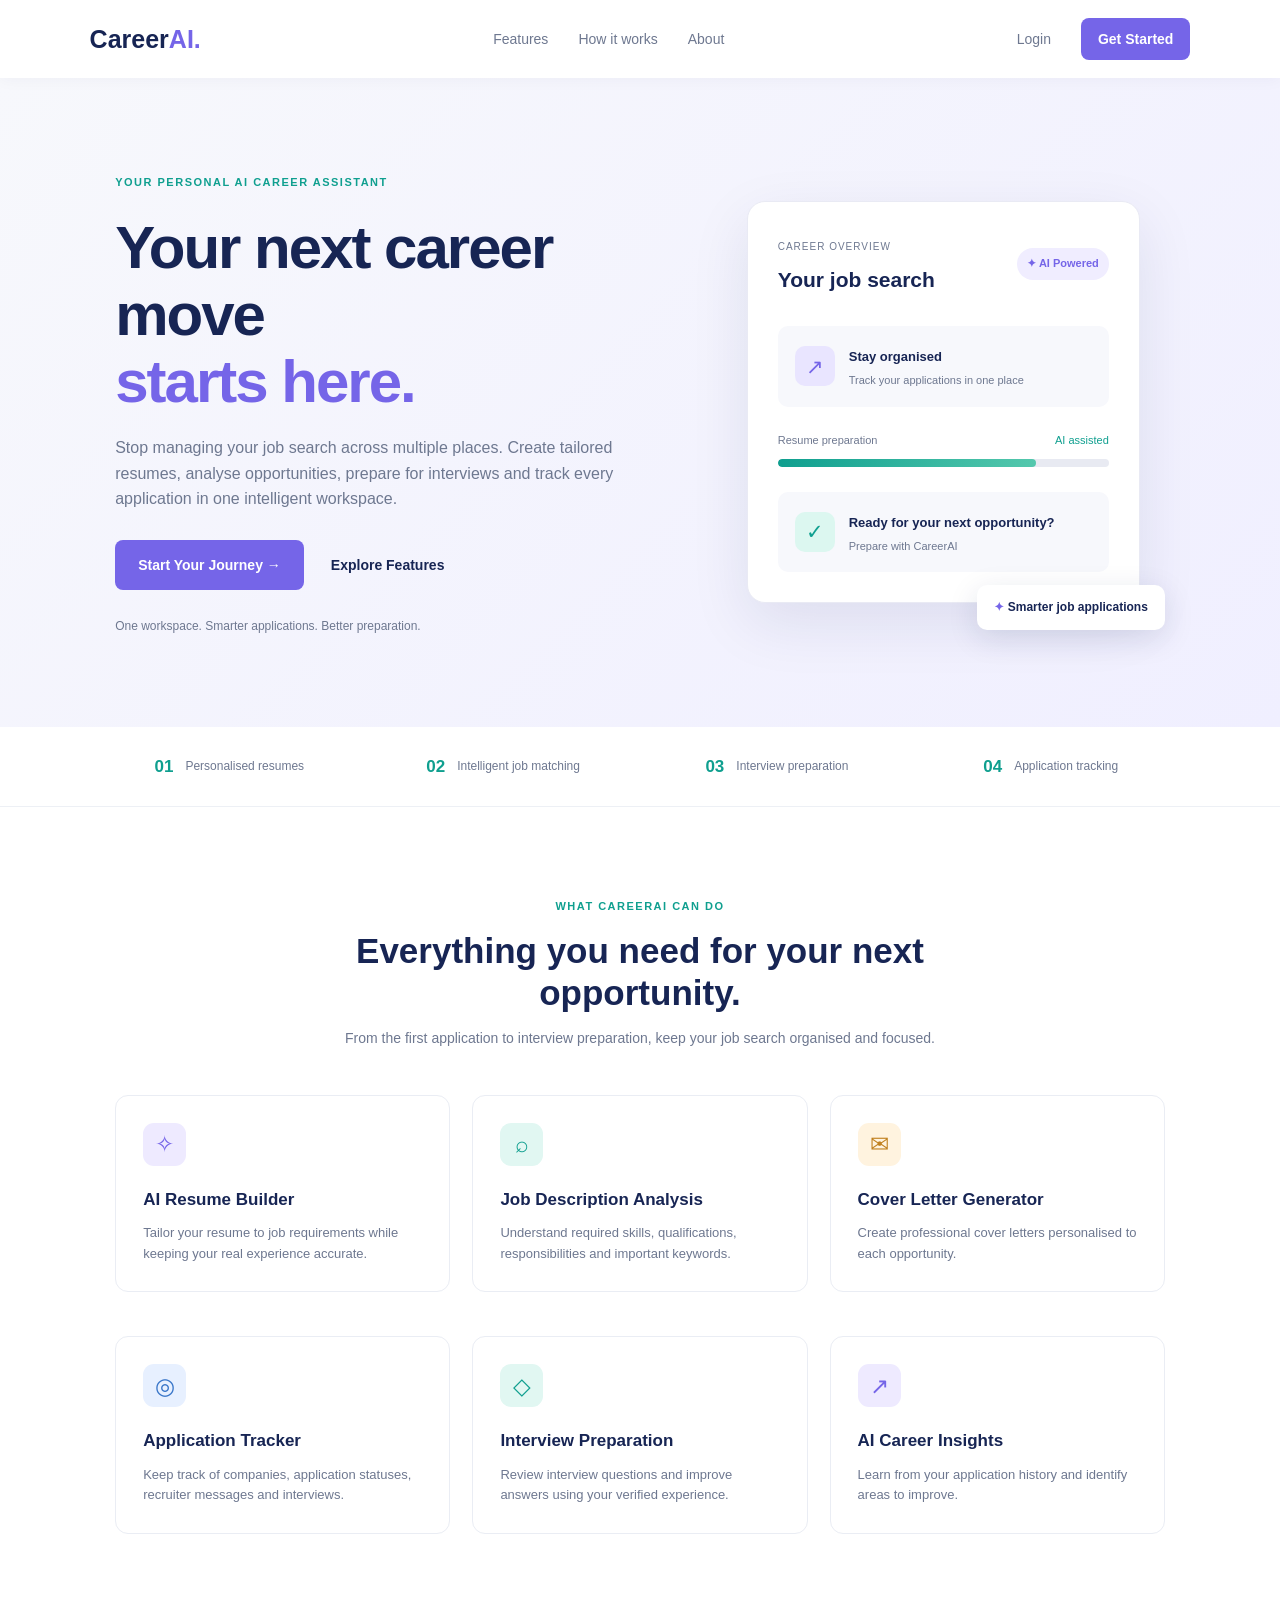
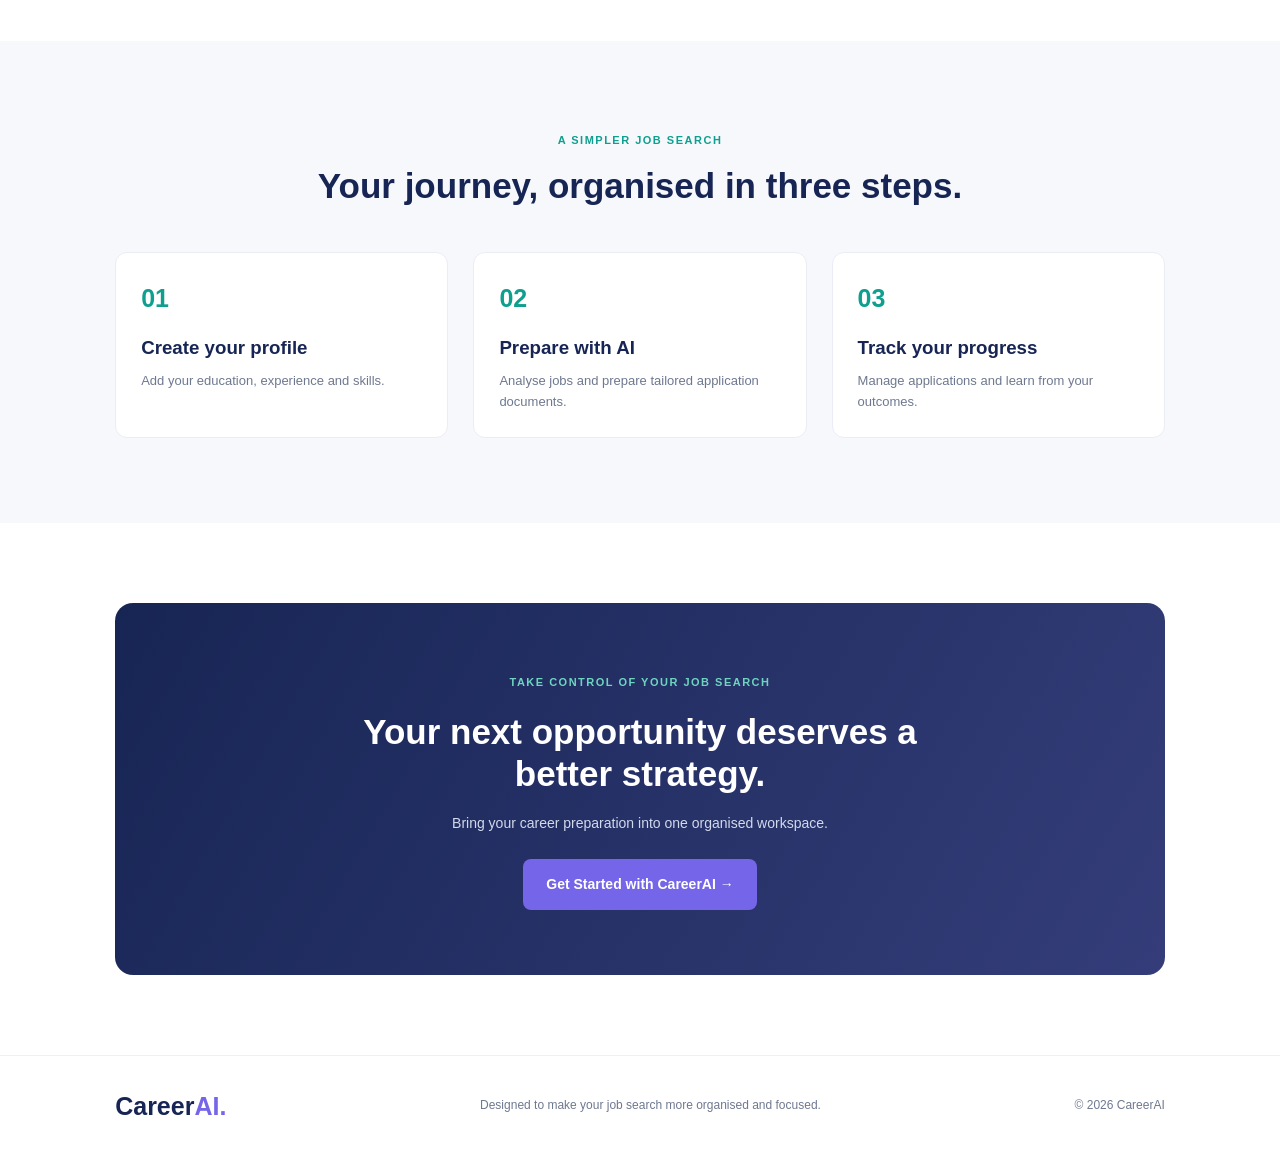
<file: Frontend/index.html>
<!DOCTYPE html>
<html lang="en">
<head>
    <meta charset="UTF-8">
    <meta name="viewport" content="width=device-width, initial-scale=1.0">
    <title>CareerAI | Your Career, Powered by AI</title>
    <link rel="stylesheet" href="style.css">
</head>
<body>

<header class="navbar">
    <a href="#" class="logo">Career<span>AI.</span></a>

    <button class="menu-toggle" id="menuToggle" aria-label="Toggle navigation">
        ☰
    </button>

    <nav class="nav-links" id="navLinks">
        <a href="#features">Features</a>
        <a href="#how-it-works">How it works</a>
        <a href="#about">About</a>
    </nav>

    <div class="nav-actions">
        <a href="login.html" class="login-link">Login</a>
        <a href="register.html" class="button button-small">Get Started</a>
    </div>
</header>

<main>

    <section class="hero">
        <div class="hero-content">
            <span class="eyebrow">YOUR PERSONAL AI CAREER ASSISTANT</span>

            <h1>
                Your next career move
                <span>starts here.</span>
            </h1>

            <p>
                Stop managing your job search across multiple places.
                Create tailored resumes, analyse opportunities,
                prepare for interviews and track every application
                in one intelligent workspace.
            </p>

            <div class="hero-actions">
                <a href="register.html" class="button">Start Your Journey →</a>
                <a href="#features" class="secondary-button">Explore Features</a>
            </div>

            <div class="trust-note">
                One workspace. Smarter applications. Better preparation.
            </div>
        </div>

        <div class="hero-visual">
            <div class="preview-card">
                <div class="preview-header">
                    <div>
                        <span class="preview-label">CAREER OVERVIEW</span>
                        <h3>Your job search</h3>
                    </div>
                    <span class="ai-tag">✦ AI Powered</span>
                </div>

                <div class="preview-stat">
                    <div class="stat-icon">↗</div>
                    <div>
                        <strong>Stay organised</strong>
                        <p>Track your applications in one place</p>
                    </div>
                </div>

                <div class="progress-item">
                    <div class="progress-heading">
                        <span>Resume preparation</span>
                        <span>AI assisted</span>
                    </div>
                    <div class="progress-track">
                        <div class="progress-fill"></div>
                    </div>
                </div>

                <div class="preview-bottom">
                    <div class="mini-icon teal">✓</div>
                    <div>
                        <strong>Ready for your next opportunity?</strong>
                        <p>Prepare with CareerAI</p>
                    </div>
                </div>
            </div>

            <div class="floating-note">
                <span>✦</span> Smarter job applications
            </div>
        </div>
    </section>

    <section class="benefits">
        <div>
            <strong>01</strong>
            <span>Personalised resumes</span>
        </div>
        <div>
            <strong>02</strong>
            <span>Intelligent job matching</span>
        </div>
        <div>
            <strong>03</strong>
            <span>Interview preparation</span>
        </div>
        <div>
            <strong>04</strong>
            <span>Application tracking</span>
        </div>
    </section>

    <section class="features section" id="features">
        <div class="section-heading">
            <span class="eyebrow">WHAT CAREERAI CAN DO</span>
            <h2>Everything you need for your next opportunity.</h2>
            <p>
                From the first application to interview preparation,
                keep your job search organised and focused.
            </p>
        </div>

        <div class="feature-grid">

            <article class="feature-card">
                <div class="feature-icon violet">✧</div>
                <h3>AI Resume Builder</h3>
                <p>
                    Tailor your resume to job requirements
                    while keeping your real experience accurate.
                </p>
            </article>

            <article class="feature-card">
                <div class="feature-icon teal">⌕</div>
                <h3>Job Description Analysis</h3>
                <p>
                    Understand required skills, qualifications,
                    responsibilities and important keywords.
                </p>
            </article>

            <article class="feature-card">
                <div class="feature-icon amber">✉</div>
                <h3>Cover Letter Generator</h3>
                <p>
                    Create professional cover letters
                    personalised to each opportunity.
                </p>
            </article>

            <article class="feature-card">
                <div class="feature-icon blue">◎</div>
                <h3>Application Tracker</h3>
                <p>
                    Keep track of companies, application statuses,
                    recruiter messages and interviews.
                </p>
            </article>

            <article class="feature-card">
                <div class="feature-icon teal">◇</div>
                <h3>Interview Preparation</h3>
                <p>
                    Review interview questions and improve
                    answers using your verified experience.
                </p>
            </article>

            <article class="feature-card">
                <div class="feature-icon violet">↗</div>
                <h3>AI Career Insights</h3>
                <p>
                    Learn from your application history
                    and identify areas to improve.
                </p>
            </article>

        </div>
    </section>

    <section class="how-section section" id="how-it-works">
        <div class="section-heading">
            <span class="eyebrow">A SIMPLER JOB SEARCH</span>
            <h2>Your journey, organised in three steps.</h2>
        </div>

        <div class="steps">
            <div class="step">
                <span>01</span>
                <h3>Create your profile</h3>
                <p>Add your education, experience and skills.</p>
            </div>

            <div class="step">
                <span>02</span>
                <h3>Prepare with AI</h3>
                <p>Analyse jobs and prepare tailored application documents.</p>
            </div>

            <div class="step">
                <span>03</span>
                <h3>Track your progress</h3>
                <p>Manage applications and learn from your outcomes.</p>
            </div>
        </div>
    </section>

    <section class="final-cta" id="about">
        <span class="eyebrow">TAKE CONTROL OF YOUR JOB SEARCH</span>
        <h2>Your next opportunity deserves a better strategy.</h2>
        <p>Bring your career preparation into one organised workspace.</p>
        <a href="register.html" class="button">Get Started with CareerAI →</a>
    </section>

</main>

<footer>
    <a href="#" class="logo">Career<span>AI.</span></a>
    <p>Designed to make your job search more organised and focused.</p>
    <span>© 2026 CareerAI</span>
</footer>

<script src="script.js"></script>
</body>
</html>
</file>
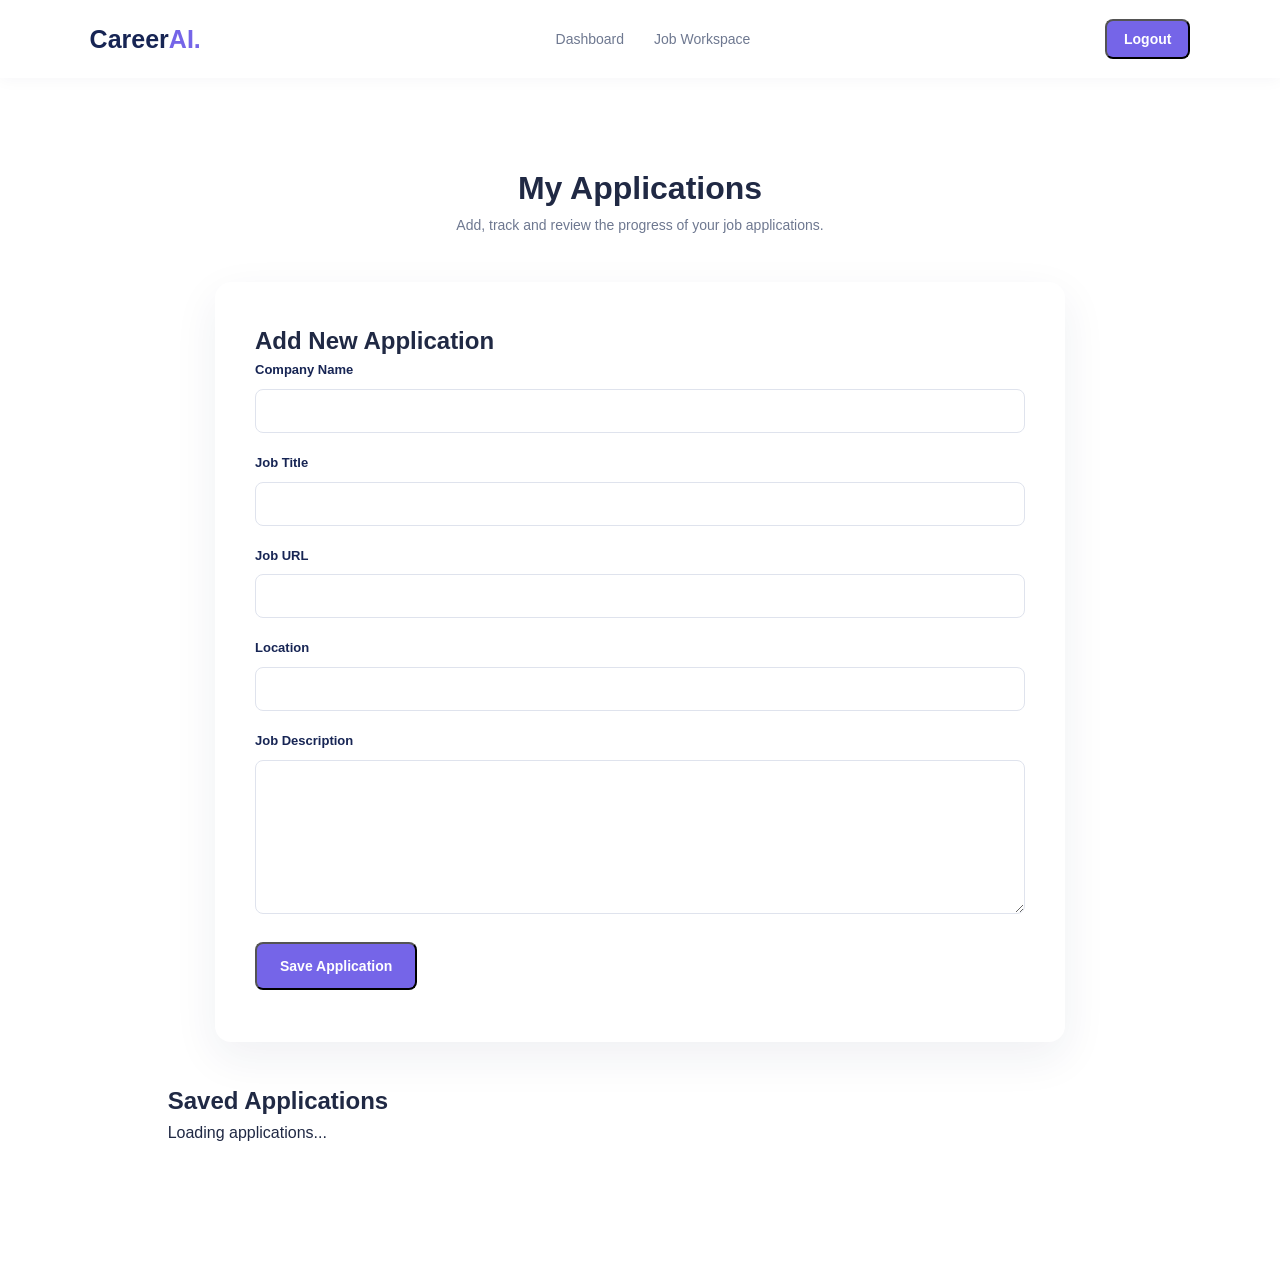
<file: Frontend/applications.html>
<!DOCTYPE html>
<html lang="en">
<head>
<meta charset="UTF-8">
<meta name="viewport" content="width=device-width, initial-scale=1.0">
<title>My Applications | CareerAI</title>
<link rel="stylesheet" href="style.css">
<script src="api.js" defer></script>
</head>
<body>
<header class="navbar">
    <a href="dashboard.html" class="logo">Career<span>AI.</span></a>
    <nav class="nav-links"><a href="dashboard.html">Dashboard</a><a href="job_analysis.html">Job Workspace</a></nav>
    <button class="button button-small" id="logoutButton">Logout</button>
</header>
<main class="section">
    <div class="section-heading"><h1>My Applications</h1><p>Add, track and review the progress of your job applications.</p></div>
    <section class="auth-card wide-card">
        <h2>Add New Application</h2>
        <form id="applicationForm">
            <div class="form-group"><label for="companyName">Company Name</label><input id="companyName" required></div>
            <div class="form-group"><label for="jobTitle">Job Title</label><input id="jobTitle" required></div>
            <div class="form-group"><label for="jobUrl">Job URL</label><input id="jobUrl" type="url"></div>
            <div class="form-group"><label for="location">Location</label><input id="location"></div>
            <div class="form-group"><label for="jobDescription">Job Description</label><textarea id="jobDescription" rows="5"></textarea></div>
            <button class="button" type="submit">Save Application</button>
            <p id="formMessage" class="form-message"></p>
        </form>
    </section>
    <section class="section-inner">
        <h2>Saved Applications</h2>
        <p id="listMessage"></p>
        <div id="applicationsList">Loading applications...</div>
    </section>
</main>
<script>
requireLogin();
const statusValues = ["applied", "shortlisted", "interview", "selected", "rejected", "offer", "withdrawn"];
async function loadApplications() {
    const list = document.getElementById("applicationsList");
    try {
        const apps = await apiRequest("/applications");
        if (!apps.length) { list.textContent = "No applications added yet."; return; }
        list.innerHTML = apps.map(app => `
            <article class="feature-card app-card">
                <h3>${escapeHTML(app.job_title)}</h3>
                <p><strong>Company:</strong> ${escapeHTML(app.company_name)}</p>
                <p><strong>Location:</strong> ${escapeHTML(app.location || "Not specified")}</p>
                <p><strong>Job:</strong> ${app.job_url ? `<a href="${escapeHTML(app.job_url)}" target="_blank" rel="noopener noreferrer">View posting</a>` : "No URL"}</p>
                <div class="form-group">
                    <label for="status-${app.id}">Application status</label>
                    <select id="status-${app.id}" onchange="changeStatus(${app.id}, this.value)">
                        ${statusValues.map(s => `<option value="${s}" ${s === String(app.status).toLowerCase() ? "selected" : ""}>${s[0].toUpperCase()+s.slice(1)}</option>`).join("")}
                    </select>
                </div>
                <p id="status-msg-${app.id}" class="form-message"></p>
                <button class="button button-small" onclick="showHistory(${app.id})" type="button">View Status History</button>
                <div id="history-${app.id}" class="history-box"></div>
            </article>
        `).join("");
    } catch (error) {
        list.textContent = error.message;
    }
}
async function changeStatus(id, status) {
    const msg = document.getElementById(`status-msg-${id}`);
    msg.textContent = "Updating...";
    try {
        await apiRequest(`/applications/${id}/status`, {
            method: "PATCH",
            body: jsonBody({status, notes: "Status updated from CareerAI"})
        });
        msg.textContent = "Status updated and history recorded.";
    } catch (error) { msg.textContent = error.message; }
}
async function showHistory(id) {
    const box = document.getElementById(`history-${id}`);
    box.textContent = "Loading history...";
    try {
        const rows = await apiRequest(`/applications/${id}/history`);
        box.innerHTML = rows.length ? `<h4>Status history</h4><ul>${rows.map(r =>
            `<li>${escapeHTML(r.old_status || "Created")} → <strong>${escapeHTML(r.new_status)}</strong> ${r.notes ? "— " + escapeHTML(r.notes) : ""}</li>`
        ).join("")}</ul>` : "No status history recorded.";
    } catch (error) { box.textContent = error.message; }
}
document.getElementById("applicationForm").addEventListener("submit", async event => {
    event.preventDefault();
    const msg = document.getElementById("formMessage");
    msg.textContent = "Saving...";
    try {
        await apiRequest("/applications", {
            method: "POST",
            body: jsonBody({
                company_name: document.getElementById("companyName").value.trim(),
                job_title: document.getElementById("jobTitle").value.trim(),
                job_url: document.getElementById("jobUrl").value.trim() || null,
                location: document.getElementById("location").value.trim() || null,
                job_description: document.getElementById("jobDescription").value.trim() || null
            })
        });
        msg.textContent = "Application saved.";
        event.target.reset();
        await loadApplications();
    } catch (error) { msg.textContent = error.message; }
});
loadApplications();
</script>
</body>
</html>
</file>
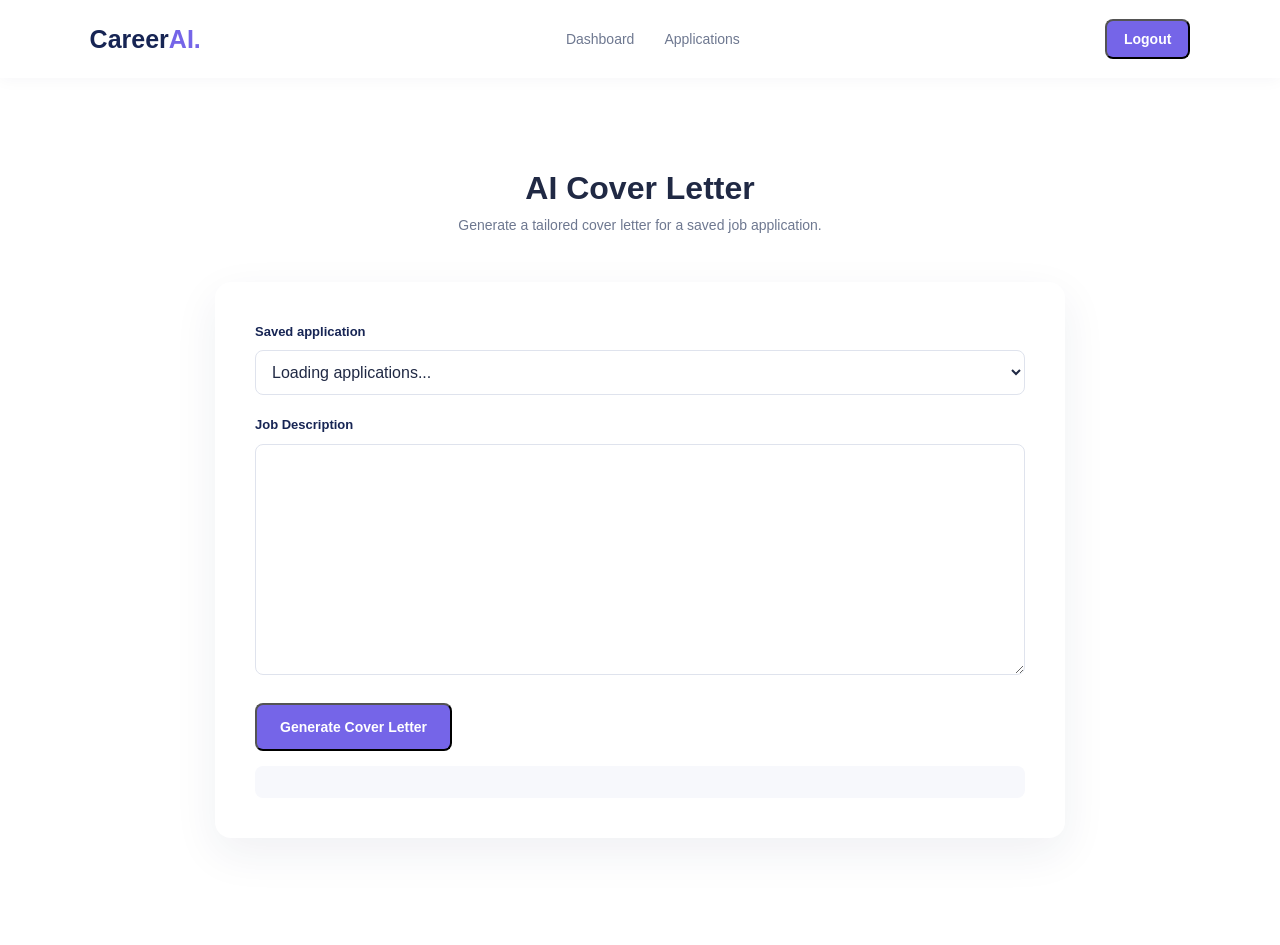
<file: Frontend/cover-letter.html>
<!DOCTYPE html>
<html lang="en"><head><meta charset="UTF-8"><meta name="viewport" content="width=device-width, initial-scale=1.0"><title>Cover Letter | CareerAI</title><link rel="stylesheet" href="style.css"><script src="api.js" defer></script></head>
<body><header class="navbar"><a href="dashboard.html" class="logo">Career<span>AI.</span></a><nav class="nav-links"><a href="dashboard.html">Dashboard</a><a href="applications.html">Applications</a></nav><button class="button button-small" id="logoutButton">Logout</button></header>
<main class="section"><div class="section-heading"><h1>AI Cover Letter</h1><p>Generate a tailored cover letter for a saved job application.</p></div>
<section class="auth-card wide-card"><div class="form-group"><label for="applicationSelect">Saved application</label><select id="applicationSelect"><option value="">Loading applications...</option></select></div><div class="form-group"><label for="jobDescription">Job Description</label><textarea id="jobDescription" rows="8"></textarea></div><button class="button" id="generateButton">Generate Cover Letter</button><p id="message" class="form-message"></p><pre id="result"></pre></section></main>
<script>
requireLogin();
(async()=>{try{const apps=await apiRequest("/applications");const sel=document.getElementById("applicationSelect");sel.innerHTML='<option value="">Select an application</option>'+apps.map(a=>`<option value="${a.id}" data-description="${escapeHTML(a.job_description||"")}">${escapeHTML(a.job_title)} — ${escapeHTML(a.company_name)}</option>`).join("");sel.onchange=()=>{document.getElementById("jobDescription").value=sel.selectedOptions[0]?.dataset.description||"";};}catch(e){document.getElementById("message").textContent=e.message;}})();
document.getElementById("generateButton").onclick=async()=>{const id=Number(document.getElementById("applicationSelect").value),desc=document.getElementById("jobDescription").value.trim();const out=document.getElementById("result"),msg=document.getElementById("message");if(!id||!desc){msg.textContent="Select an application and provide its job description.";return;}out.textContent="Generating...";try{const d=await apiRequest("/ai/generate-cover-letter",{method:"POST",body:jsonBody({application_id:id,job_description:desc})});out.textContent=d.cover_letter;msg.textContent="Cover letter generated and saved to this application's artifacts.";}catch(e){out.textContent=e.message;}};
</script></body></html>
</file>
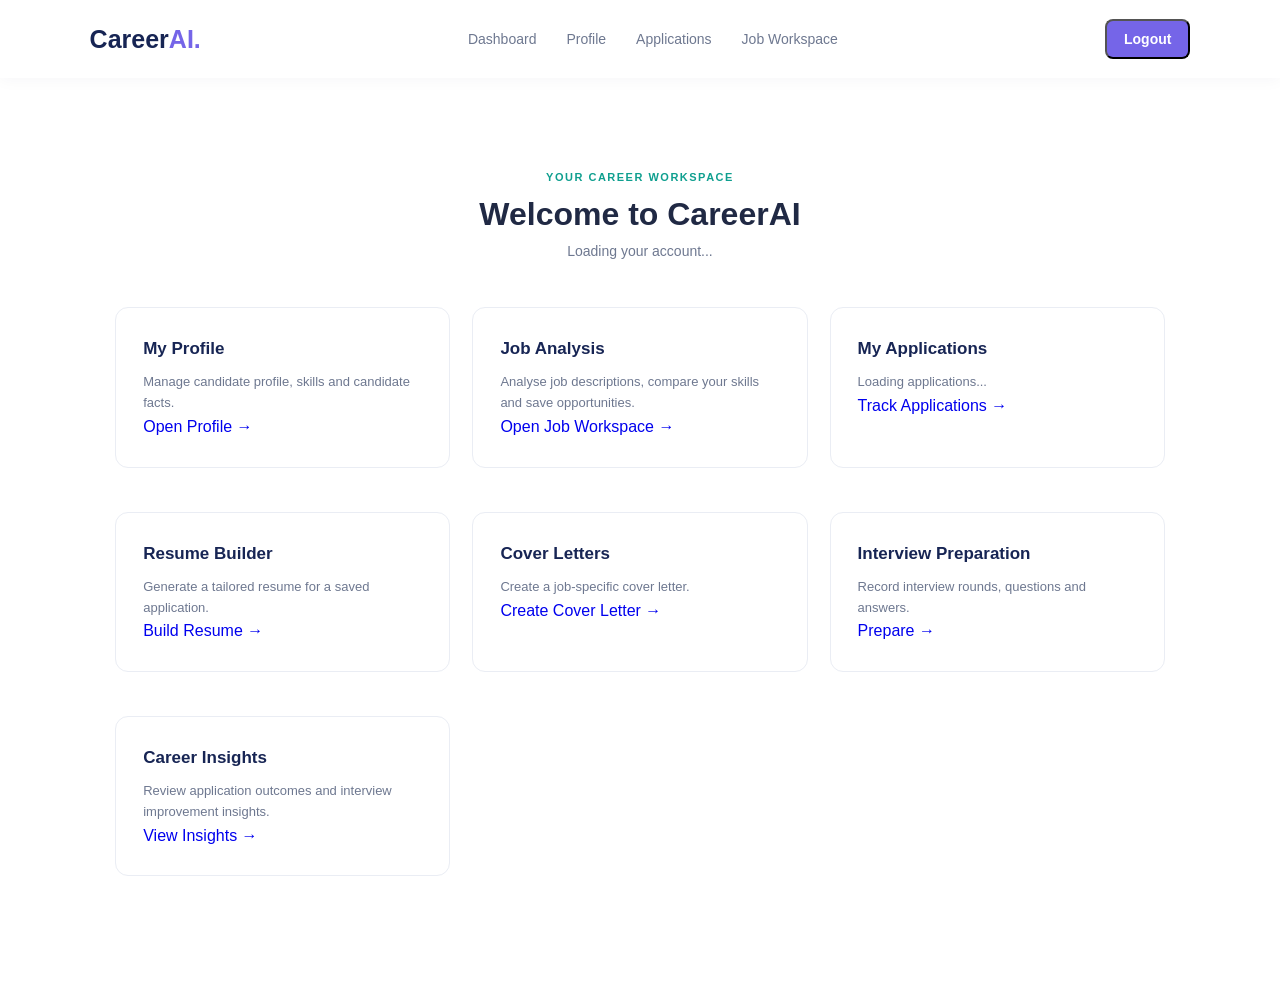
<file: Frontend/dashboard.html>
<!DOCTYPE html>
<html lang="en">
<head>
<meta charset="UTF-8">
<meta name="viewport" content="width=device-width, initial-scale=1.0">
<title>Dashboard | CareerAI</title>
<link rel="stylesheet" href="style.css">
<script src="api.js" defer></script>
</head>
<body>
<header class="navbar">
    <a href="dashboard.html" class="logo">Career<span>AI.</span></a>
    <nav class="nav-links">
        <a href="dashboard.html">Dashboard</a>
        <a href="profile.html">Profile</a>
        <a href="applications.html">Applications</a>
        <a href="job_analysis.html">Job Workspace</a>
    </nav>
    <button class="button button-small" id="logoutButton">Logout</button>
</header>
<main class="section">
    <div class="section-heading">
        <span class="eyebrow">YOUR CAREER WORKSPACE</span>
        <h1>Welcome to CareerAI</h1>
        <p id="userEmail">Loading your account...</p>
        <p id="dashboardMessage" class="form-message"></p>
    </div>
    <div class="feature-grid">
        <article class="feature-card"><h3>My Profile</h3><p>Manage candidate profile, skills and candidate facts.</p><a href="profile.html">Open Profile →</a></article>
        <article class="feature-card"><h3>Job Analysis</h3><p>Analyse job descriptions, compare your skills and save opportunities.</p><a href="job_analysis.html">Open Job Workspace →</a></article>
        <article class="feature-card"><h3>My Applications</h3><p id="applicationCount">Loading applications...</p><a href="applications.html">Track Applications →</a></article>
        <article class="feature-card"><h3>Resume Builder</h3><p>Generate a tailored resume for a saved application.</p><a href="resume.html">Build Resume →</a></article>
        <article class="feature-card"><h3>Cover Letters</h3><p>Create a job-specific cover letter.</p><a href="cover-letter.html">Create Cover Letter →</a></article>
        <article class="feature-card"><h3>Interview Preparation</h3><p>Record interview rounds, questions and answers.</p><a href="interviews.html">Prepare →</a></article>
        <article class="feature-card"><h3>Career Insights</h3><p>Review application outcomes and interview improvement insights.</p><a href="insights.html">View Insights →</a></article>
    </div>
</main>
<script>
requireLogin();
(async () => {
    try {
        const [user, apps] = await Promise.all([
            apiRequest("/me"),
            apiRequest("/applications")
        ]);
        document.getElementById("userEmail").textContent = `Logged in as: ${user.email}`;
        document.getElementById("applicationCount").textContent = `${apps.length} saved application(s).`;
    } catch (error) {
        document.getElementById("dashboardMessage").textContent = error.message;
    }
})();
</script>
</body>
</html>
</file>
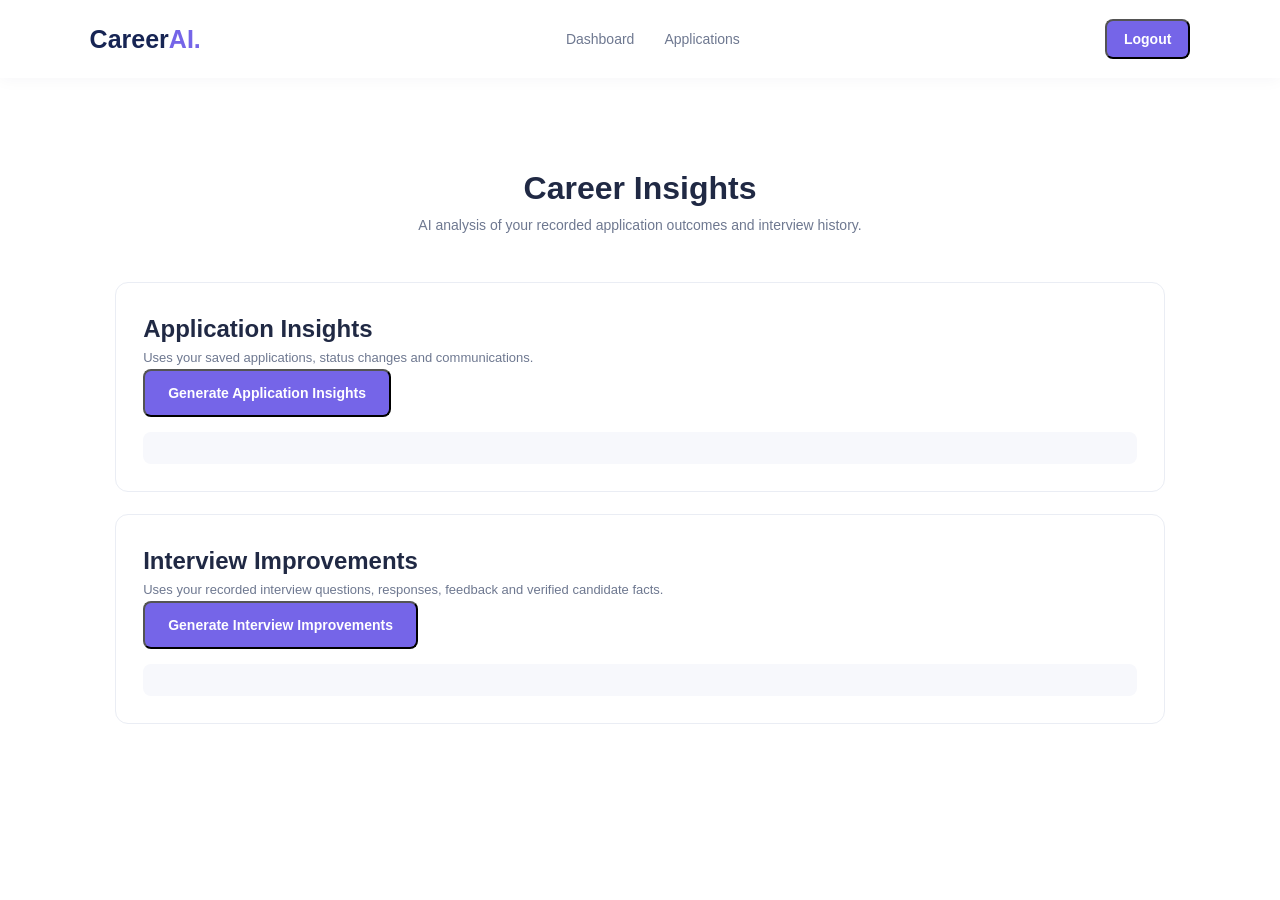
<file: Frontend/insights.html>
<!DOCTYPE html>
<html lang="en"><head><meta charset="UTF-8"><meta name="viewport" content="width=device-width, initial-scale=1.0"><title>Career Insights | CareerAI</title><link rel="stylesheet" href="style.css"><script src="api.js" defer></script></head>
<body><header class="navbar"><a href="dashboard.html" class="logo">Career<span>AI.</span></a><nav class="nav-links"><a href="dashboard.html">Dashboard</a><a href="applications.html">Applications</a></nav><button class="button button-small" id="logoutButton">Logout</button></header>
<main class="section"><div class="section-heading"><h1>Career Insights</h1><p>AI analysis of your recorded application outcomes and interview history.</p></div>
<section class="feature-card"><h2>Application Insights</h2><p>Uses your saved applications, status changes and communications.</p><button class="button" id="applicationInsightsButton">Generate Application Insights</button><pre id="applicationInsights"></pre></section>
<section class="feature-card"><h2>Interview Improvements</h2><p>Uses your recorded interview questions, responses, feedback and verified candidate facts.</p><button class="button" id="interviewInsightsButton">Generate Interview Improvements</button><pre id="interviewInsights"></pre></section></main>
<script>
requireLogin();
document.getElementById("applicationInsightsButton").onclick=async()=>{const out=document.getElementById("applicationInsights");out.textContent="Analysing application history...";try{const d=await apiRequest("/ai/application-insights");out.textContent=d.insights;}catch(e){out.textContent=e.message;}};
document.getElementById("interviewInsightsButton").onclick=async()=>{const out=document.getElementById("interviewInsights");out.textContent="Analysing interview history...";try{const d=await apiRequest("/ai/interview-improvements");out.textContent=d.improvements;}catch(e){out.textContent=e.message;}};
</script></body></html>
</file>
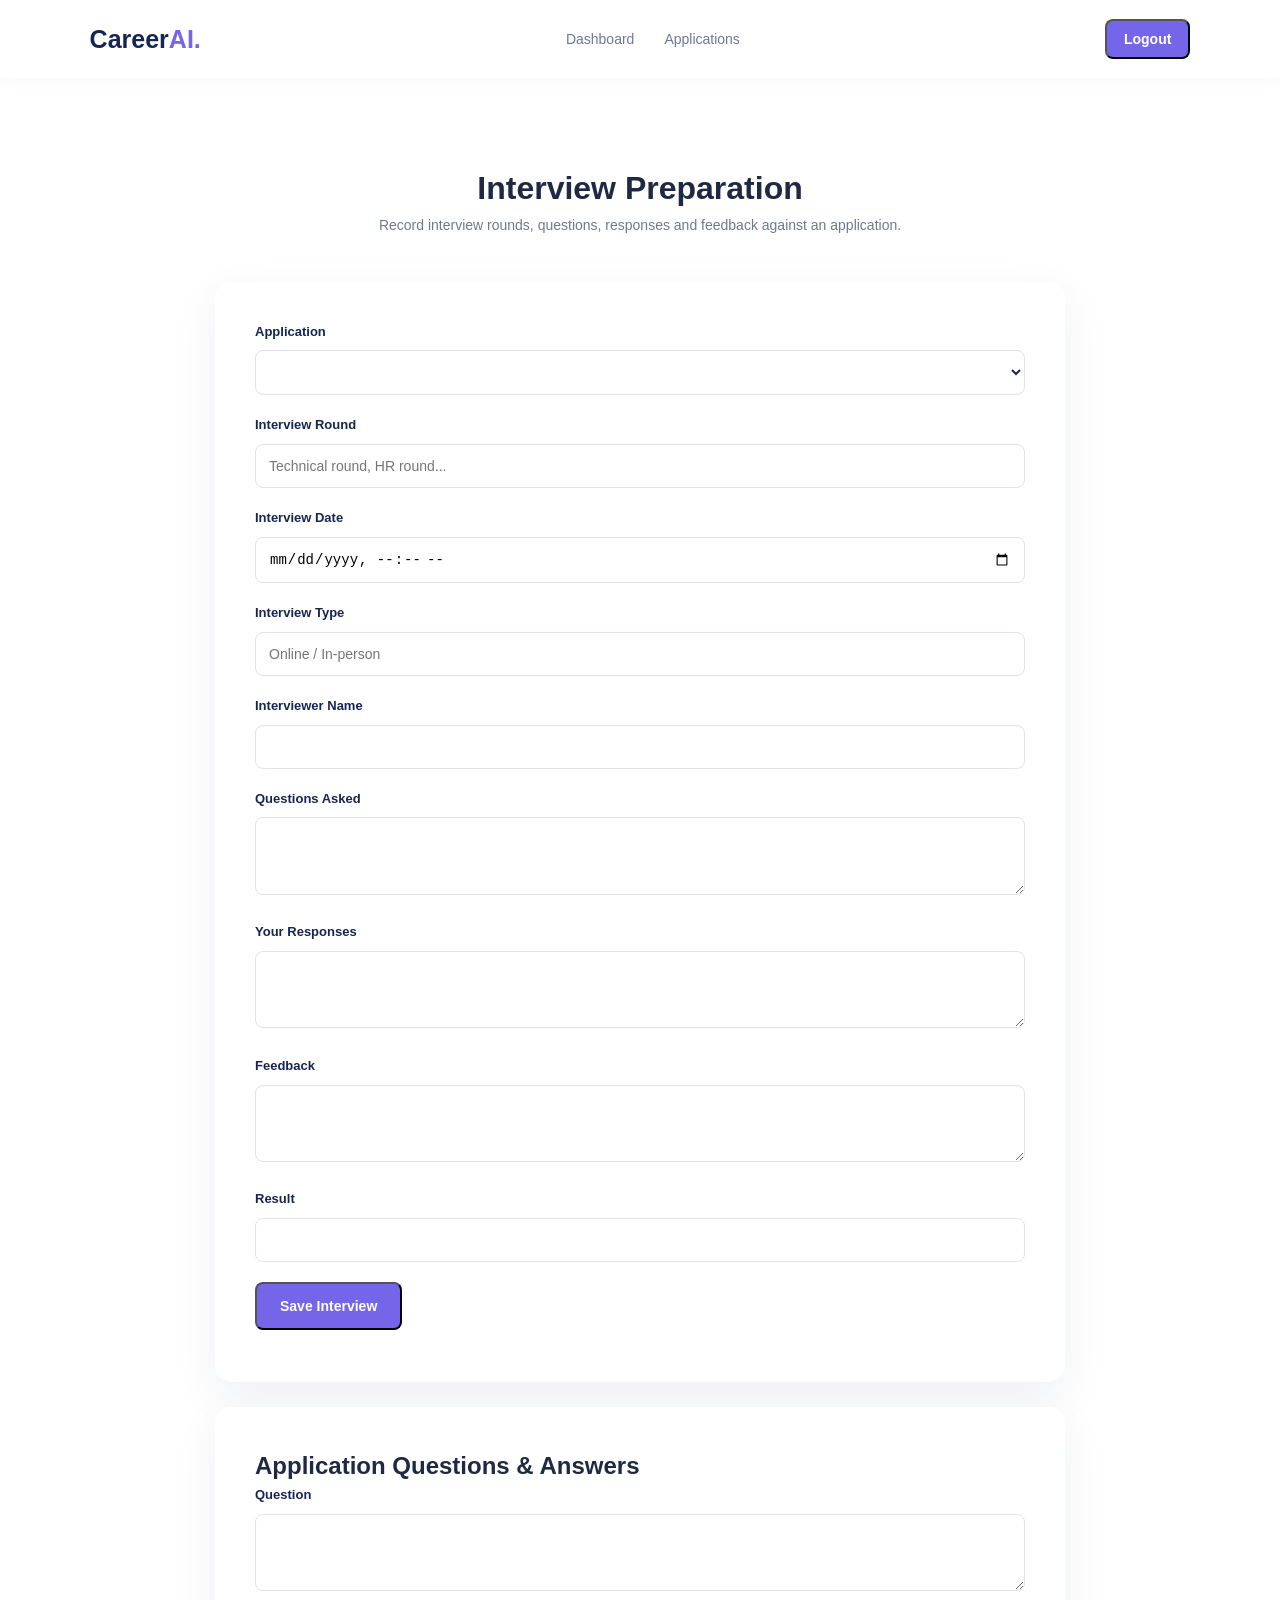
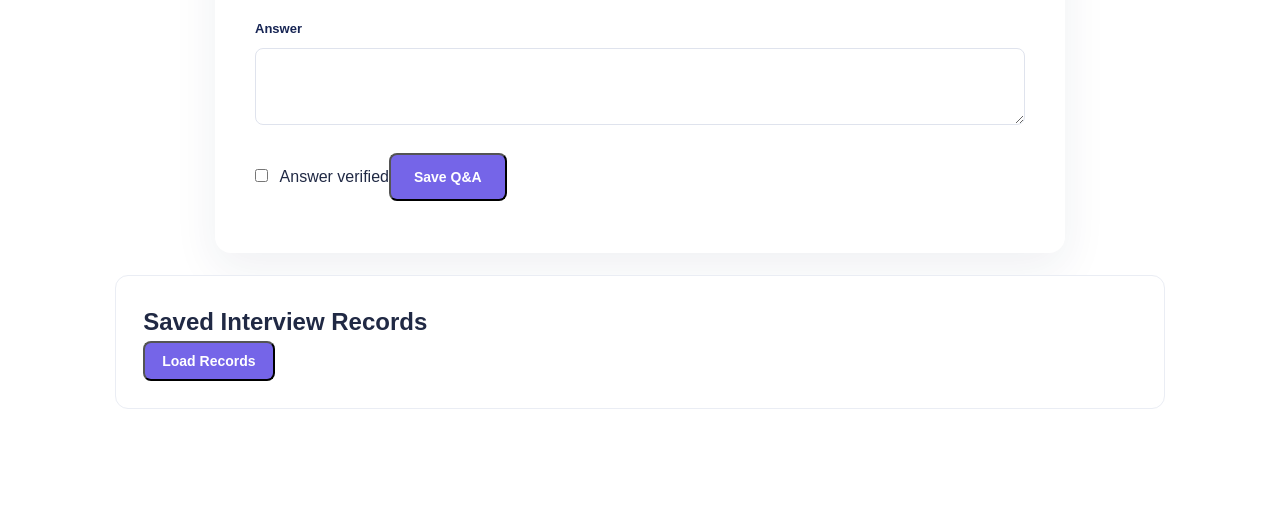
<file: Frontend/interviews.html>
<!DOCTYPE html>
<html lang="en"><head><meta charset="UTF-8"><meta name="viewport" content="width=device-width, initial-scale=1.0"><title>Interview Preparation | CareerAI</title><link rel="stylesheet" href="style.css"><script src="api.js" defer></script></head>
<body><header class="navbar"><a href="dashboard.html" class="logo">Career<span>AI.</span></a><nav class="nav-links"><a href="dashboard.html">Dashboard</a><a href="applications.html">Applications</a></nav><button class="button button-small" id="logoutButton">Logout</button></header>
<main class="section"><div class="section-heading"><h1>Interview Preparation</h1><p>Record interview rounds, questions, responses and feedback against an application.</p></div>
<section class="auth-card wide-card"><div class="form-group"><label for="appSelect">Application</label><select id="appSelect"></select></div>
<form id="interviewForm"><div class="form-group"><label for="round">Interview Round</label><input id="round" placeholder="Technical round, HR round..."></div><div class="form-group"><label for="date">Interview Date</label><input id="date" type="datetime-local"></div><div class="form-group"><label for="type">Interview Type</label><input id="type" placeholder="Online / In-person"></div><div class="form-group"><label for="interviewer">Interviewer Name</label><input id="interviewer"></div><div class="form-group"><label for="questions">Questions Asked</label><textarea id="questions"></textarea></div><div class="form-group"><label for="responses">Your Responses</label><textarea id="responses"></textarea></div><div class="form-group"><label for="feedback">Feedback</label><textarea id="feedback"></textarea></div><div class="form-group"><label for="result">Result</label><input id="result"></div><button class="button">Save Interview</button></form><p id="interviewMessage" class="form-message"></p></section>
<section class="auth-card wide-card"><h2>Application Questions & Answers</h2><form id="qaForm"><div class="form-group"><label for="qaQuestion">Question</label><textarea id="qaQuestion" required></textarea></div><div class="form-group"><label for="qaAnswer">Answer</label><textarea id="qaAnswer"></textarea></div><label><input type="checkbox" id="answerVerified"> Answer verified</label><button class="button">Save Q&A</button></form><p id="qaMessage" class="form-message"></p></section>
<section class="feature-card"><h2>Saved Interview Records</h2><button class="button button-small" id="loadRecords">Load Records</button><div id="records"></div></section>
</main>
<script>
requireLogin();
async function loadApps(){const apps=await apiRequest("/applications");const s=document.getElementById("appSelect");s.innerHTML=apps.map(a=>`<option value="${a.id}">${escapeHTML(a.job_title)} — ${escapeHTML(a.company_name)}</option>`).join("");}
document.getElementById("interviewForm").onsubmit=async e=>{e.preventDefault();const id=document.getElementById("appSelect").value;if(!id)return;const date=document.getElementById("date").value;try{await apiRequest(`/applications/${id}/interviews`,{method:"POST",body:jsonBody({interview_round:document.getElementById("round").value||null,interview_date:date?new Date(date).toISOString():null,interview_type:document.getElementById("type").value||null,interviewer_name:document.getElementById("interviewer").value||null,questions_asked:document.getElementById("questions").value||null,candidate_responses:document.getElementById("responses").value||null,feedback:document.getElementById("feedback").value||null,result:document.getElementById("result").value||null})});document.getElementById("interviewMessage").textContent="Interview saved.";e.target.reset();}catch(err){document.getElementById("interviewMessage").textContent=err.message;}};
document.getElementById("qaForm").onsubmit=async e=>{e.preventDefault();const id=document.getElementById("appSelect").value;if(!id)return;try{await apiRequest(`/applications/${id}/questions`,{method:"POST",body:jsonBody({question:document.getElementById("qaQuestion").value,answer:document.getElementById("qaAnswer").value||null,answer_verified:document.getElementById("answerVerified").checked})});document.getElementById("qaMessage").textContent="Question and answer saved.";e.target.reset();}catch(err){document.getElementById("qaMessage").textContent=err.message;}};
document.getElementById("loadRecords").onclick=async()=>{const id=document.getElementById("appSelect").value;const out=document.getElementById("records");if(!id){out.textContent="No application selected.";return;}try{const [interviews,questions]=await Promise.all([apiRequest(`/applications/${id}/interviews`),apiRequest(`/applications/${id}/questions`)]);out.innerHTML="<h3>Interviews</h3>"+(interviews.map(i=>`<article class="feature-card"><strong>${escapeHTML(i.interview_round||"Interview")}</strong><p>${escapeHTML(i.interview_date||"Date not set")}</p><p>${escapeHTML(i.feedback||"No feedback recorded")}</p><p>Result: ${escapeHTML(i.result||"Not recorded")}</p></article>`).join("")||"<p>No interviews recorded.</p>")+"<h3>Questions</h3>"+(questions.map(q=>`<p><strong>${escapeHTML(q.question)}</strong><br>${escapeHTML(q.answer||"No answer")} (${q.answer_verified?"verified":"unverified"})</p>`).join("")||"<p>No questions saved.</p>");}catch(e){out.textContent=e.message;}};
loadApps().catch(e=>document.getElementById("interviewMessage").textContent=e.message);
</script></body></html>
</file>
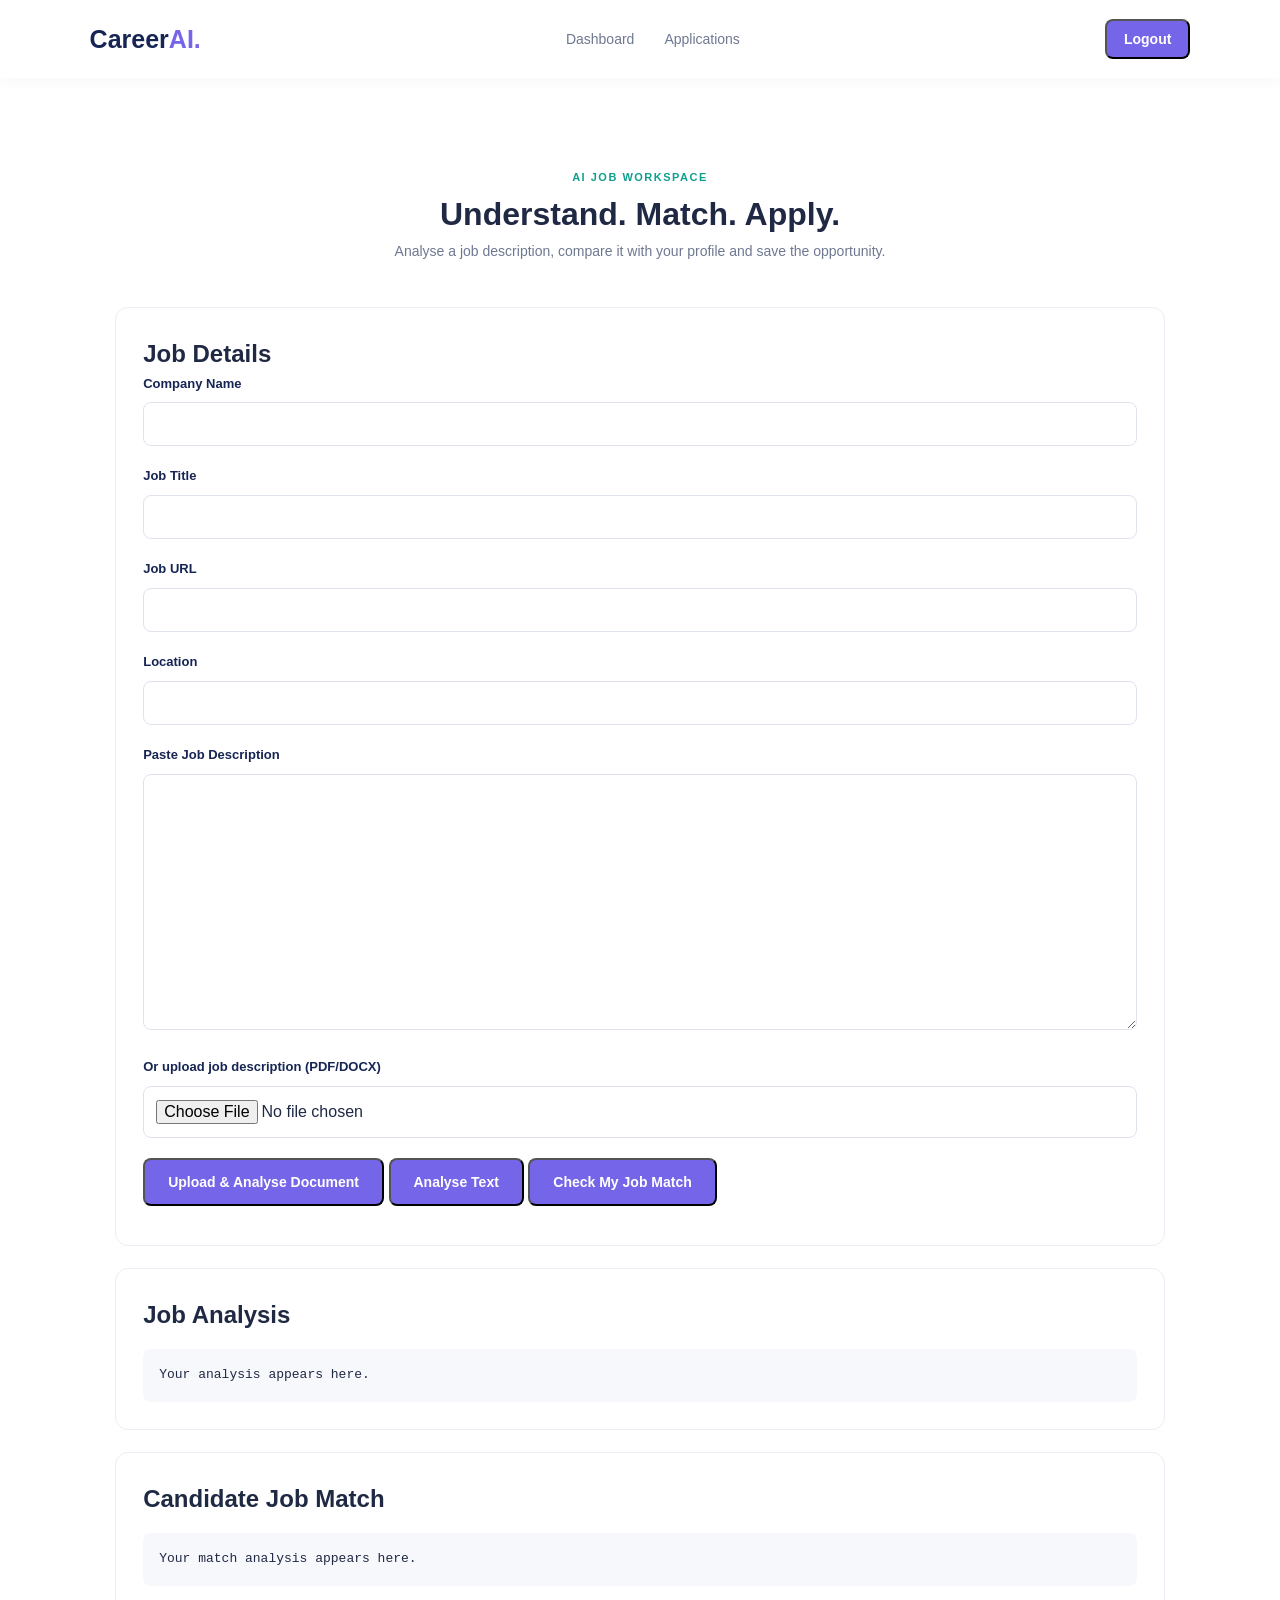
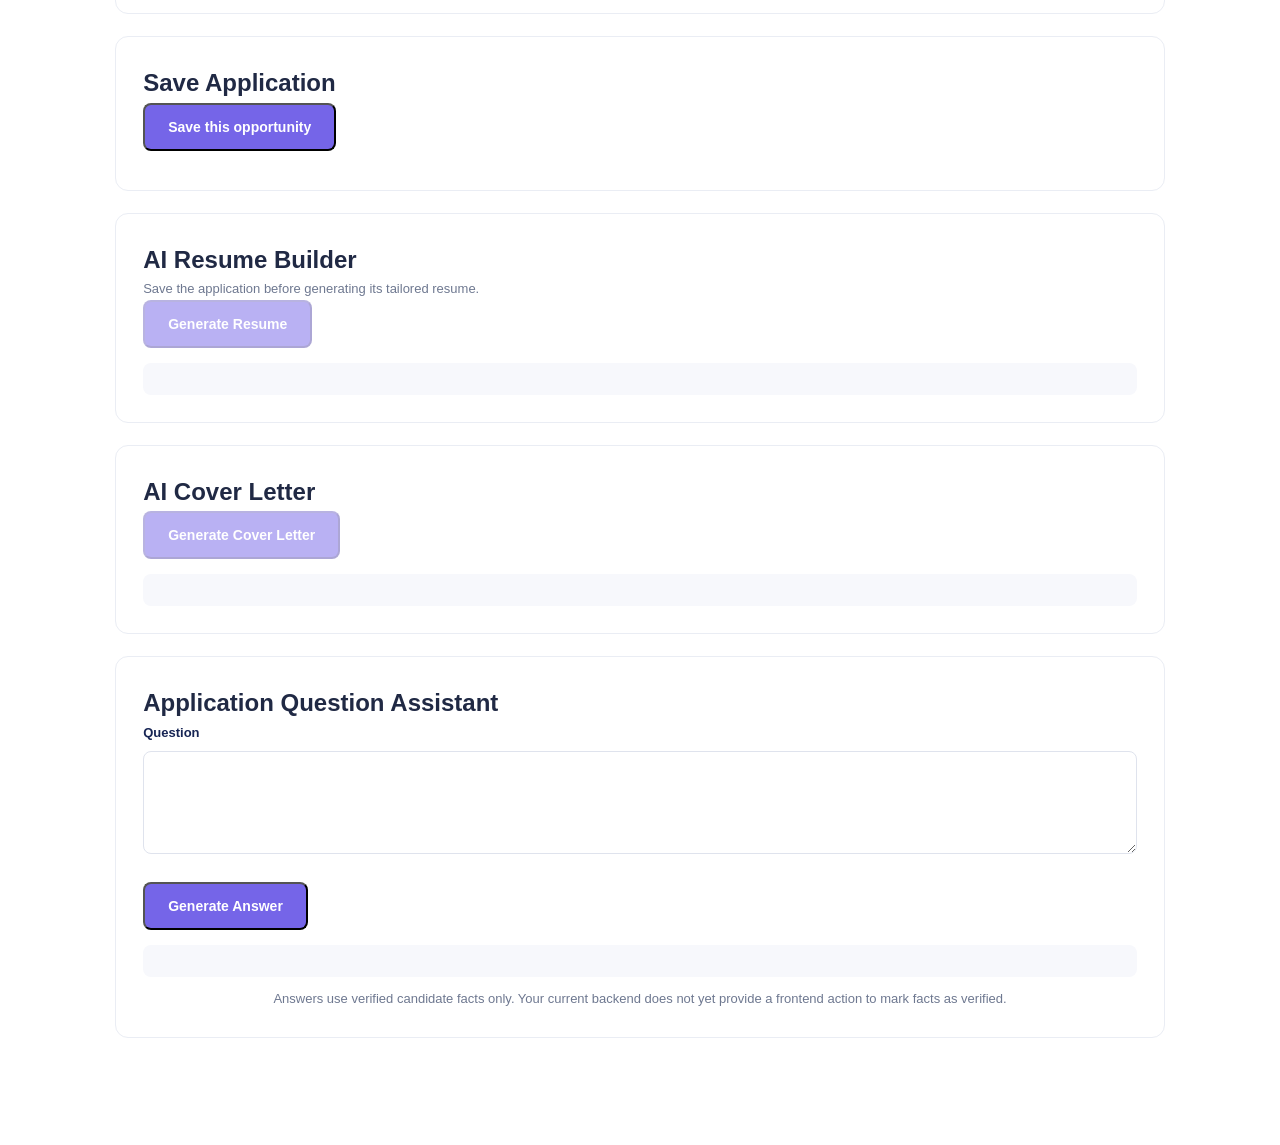
<file: Frontend/job_analysis.html>
<!DOCTYPE html>
<html lang="en">
<head>
<meta charset="UTF-8">
<meta name="viewport" content="width=device-width, initial-scale=1.0">
<title>Job Workspace | CareerAI</title>
<link rel="stylesheet" href="style.css">
<script src="api.js" defer></script>
</head>
<body>
<header class="navbar">
    <a href="dashboard.html" class="logo">Career<span>AI.</span></a>
    <nav class="nav-links"><a href="dashboard.html">Dashboard</a><a href="applications.html">Applications</a></nav>
    <button class="button button-small" id="logoutButton">Logout</button>
</header>
<main class="section">
    <div class="section-heading"><span class="eyebrow">AI JOB WORKSPACE</span><h1>Understand. Match. Apply.</h1><p>Analyse a job description, compare it with your profile and save the opportunity.</p></div>
    <section class="feature-card">
        <h2>Job Details</h2>
        <div class="form-group"><label for="companyName">Company Name</label><input id="companyName"></div>
        <div class="form-group"><label for="jobTitle">Job Title</label><input id="jobTitle"></div>
        <div class="form-group"><label for="jobUrl">Job URL</label><input id="jobUrl" type="url"></div>
        <div class="form-group"><label for="jobLocation">Location</label><input id="jobLocation"></div>
        <div class="form-group"><label for="jobDescription">Paste Job Description</label><textarea id="jobDescription" rows="9"></textarea></div>
        <div class="form-group"><label for="jobFile">Or upload job description (PDF/DOCX)</label><input id="jobFile" type="file" accept=".pdf,.docx"></div>
        <button class="button" id="uploadAnalyzeButton" type="button">Upload & Analyse Document</button>
        <button class="button" id="analyzeButton" type="button">Analyse Text</button>
        <button class="button" id="matchButton" type="button">Check My Job Match</button>
        <p id="jobMessage" class="form-message"></p>
    </section>
    <section class="feature-card"><h2>Job Analysis</h2><pre id="analysisResult">Your analysis appears here.</pre></section>
    <section class="feature-card"><h2>Candidate Job Match</h2><pre id="matchResult">Your match analysis appears here.</pre></section>
    <section class="feature-card"><h2>Save Application</h2><button class="button" id="saveButton">Save this opportunity</button><p id="saveMessage" class="form-message"></p></section>
    <section class="feature-card" id="resume"><h2>AI Resume Builder</h2><p>Save the application before generating its tailored resume.</p><button class="button" id="resumeButton" disabled>Generate Resume</button><pre id="resumeResult"></pre></section>
    <section class="feature-card" id="cover-letter"><h2>AI Cover Letter</h2><button class="button" id="coverButton" disabled>Generate Cover Letter</button><pre id="coverResult"></pre></section>
    <section class="feature-card"><h2>Application Question Assistant</h2><div class="form-group"><label for="question">Question</label><textarea id="question" rows="3"></textarea></div><button class="button" id="answerButton">Generate Answer</button><pre id="answerResult"></pre><p class="form-message">Answers use verified candidate facts only. Your current backend does not yet provide a frontend action to mark facts as verified.</p></section>
</main>
<script>
requireLogin();
let applicationId = null;
const jobDescription = () => document.getElementById("jobDescription").value.trim();
const jobDetails = () => ({
    company_name: document.getElementById("companyName").value.trim(),
    job_title: document.getElementById("jobTitle").value.trim(),
    job_url: document.getElementById("jobUrl").value.trim() || null,
    location: document.getElementById("jobLocation").value.trim() || null,
    job_description: jobDescription() || null
});
document.getElementById("analyzeButton").onclick = async () => {
    const out = document.getElementById("analysisResult");
    if (!jobDescription()) { out.textContent = "Paste a job description first."; return; }
    out.textContent = "Analysing...";
    try {
        const data = await apiRequest("/ai/analyze-job", {method:"POST", body:jsonBody({job_description:jobDescription()})});
        out.textContent = data.analysis;
    } catch(e) { out.textContent = e.message; }
};
document.getElementById("uploadAnalyzeButton").onclick = async () => {
    const file = document.getElementById("jobFile").files[0];
    const out = document.getElementById("analysisResult");
    if (!file) { out.textContent = "Choose a PDF or DOCX file first."; return; }
    const form = new FormData(); form.append("file", file);
    out.textContent = "Extracting and analysing document...";
    try {
        const data = await apiRequest("/ai/analyze-job-document", {method:"POST", body:form});
        out.textContent = `File: ${data.filename}\n\n${data.analysis}`;
        document.getElementById("jobDescription").value = "";
    } catch(e) { out.textContent = e.message; }
};
document.getElementById("matchButton").onclick = async () => {
    const out = document.getElementById("matchResult");
    if (!jobDescription()) { out.textContent = "Paste a job description first. For uploaded files, copy the extracted text into the description box before matching."; return; }
    out.textContent = "Checking your match...";
    try {
        const data = await apiRequest("/ai/job-match", {method:"POST", body:jsonBody({job_description:jobDescription()})});
        out.textContent = data.match_analysis;
    } catch(e) { out.textContent = e.message; }
};
document.getElementById("saveButton").onclick = async () => {
    const details = jobDetails(), msg = document.getElementById("saveMessage");
    if (!details.company_name || !details.job_title) { msg.textContent = "Company name and job title are required."; return; }
    msg.textContent = "Saving...";
    try {
        const app = await apiRequest("/applications", {method:"POST", body:jsonBody(details)});
        applicationId = app.id;
        document.getElementById("resumeButton").disabled = false;
        document.getElementById("coverButton").disabled = false;
        msg.textContent = `Saved successfully. Application ID: ${applicationId}`;
    } catch(e) { msg.textContent = e.message; }
};
document.getElementById("resumeButton").onclick = async () => {
    const out = document.getElementById("resumeResult");
    if (!applicationId) { out.textContent = "Save this job first."; return; }
    out.textContent = "Generating resume...";
    try {
        const d = await apiRequest("/ai/generate-resume", {method:"POST", body:jsonBody({application_id:applicationId, job_description:jobDescription()})});
        out.textContent = d.tailored_resume;
    } catch(e) { out.textContent = e.message; }
};
document.getElementById("coverButton").onclick = async () => {
    const out = document.getElementById("coverResult");
    if (!applicationId) { out.textContent = "Save this job first."; return; }
    out.textContent = "Generating cover letter...";
    try {
        const d = await apiRequest("/ai/generate-cover-letter", {method:"POST", body:jsonBody({application_id:applicationId, job_description:jobDescription()})});
        out.textContent = d.cover_letter;
    } catch(e) { out.textContent = e.message; }
};
document.getElementById("answerButton").onclick = async () => {
    const out = document.getElementById("answerResult");
    const question = document.getElementById("question").value.trim();
    if (!question) { out.textContent = "Enter a question."; return; }
    out.textContent = "Generating answer...";
    try {
        const d = await apiRequest("/ai/generate-answer", {method:"POST", body:jsonBody({question})});
        out.textContent = d.answer;
    } catch(e) { out.textContent = e.message; }
};
</script>
</body>
</html>
</file>
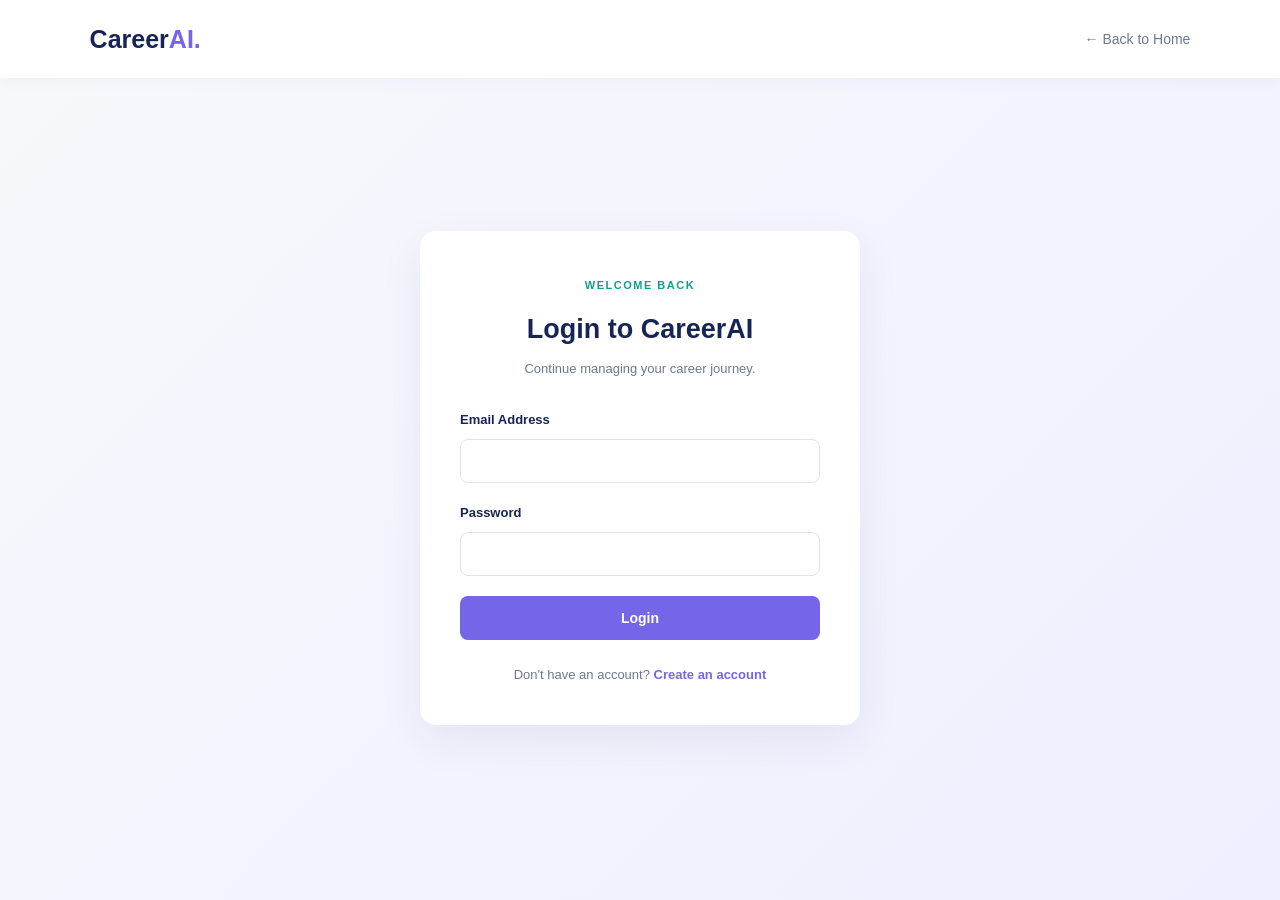
<file: Frontend/login.html>
<!DOCTYPE html>
<html lang="en">
<head>
<meta charset="UTF-8">
<meta name="viewport" content="width=device-width, initial-scale=1.0">
<title>Login | CareerAI</title>
<link rel="stylesheet" href="style.css">
<script src="api.js" defer></script>
</head>
<body>
<header class="navbar">
    <a href="index.html" class="logo">Career<span>AI.</span></a>
    <a href="index.html" class="login-link">← Back to Home</a>
</header>
<main class="auth-page">
<section class="auth-card">
    <div class="auth-heading">
        <span class="eyebrow">WELCOME BACK</span>
        <h1>Login to CareerAI</h1>
        <p>Continue managing your career journey.</p>
    </div>
    <form id="loginForm">
        <div class="form-group">
            <label for="email">Email Address</label>
            <input type="email" id="email" required autocomplete="email">
        </div>
        <div class="form-group">
            <label for="password">Password</label>
            <input type="password" id="password" required autocomplete="current-password">
        </div>
        <button type="submit" class="button auth-submit">Login</button>
        <p id="loginMessage" class="form-message"></p>
    </form>
    <p class="auth-switch">Don't have an account? <a href="register.html">Create an account</a></p>
</section>
</main>
<script>
document.getElementById("loginForm").addEventListener("submit", async event => {
    event.preventDefault();
    const message = document.getElementById("loginMessage");
    message.textContent = "Checking credentials...";
    try {
        const data = await apiRequest("/login", {
            method: "POST",
            body: jsonBody({
                email: document.getElementById("email").value.trim(),
                password: document.getElementById("password").value
            })
        });
        localStorage.setItem("access_token", data.access_token);
        message.textContent = "Login successful. Opening dashboard...";
        window.location.href = "dashboard.html";
    } catch (error) {
        message.textContent = error.message;
    }
});
</script>
</body>
</html>
</file>
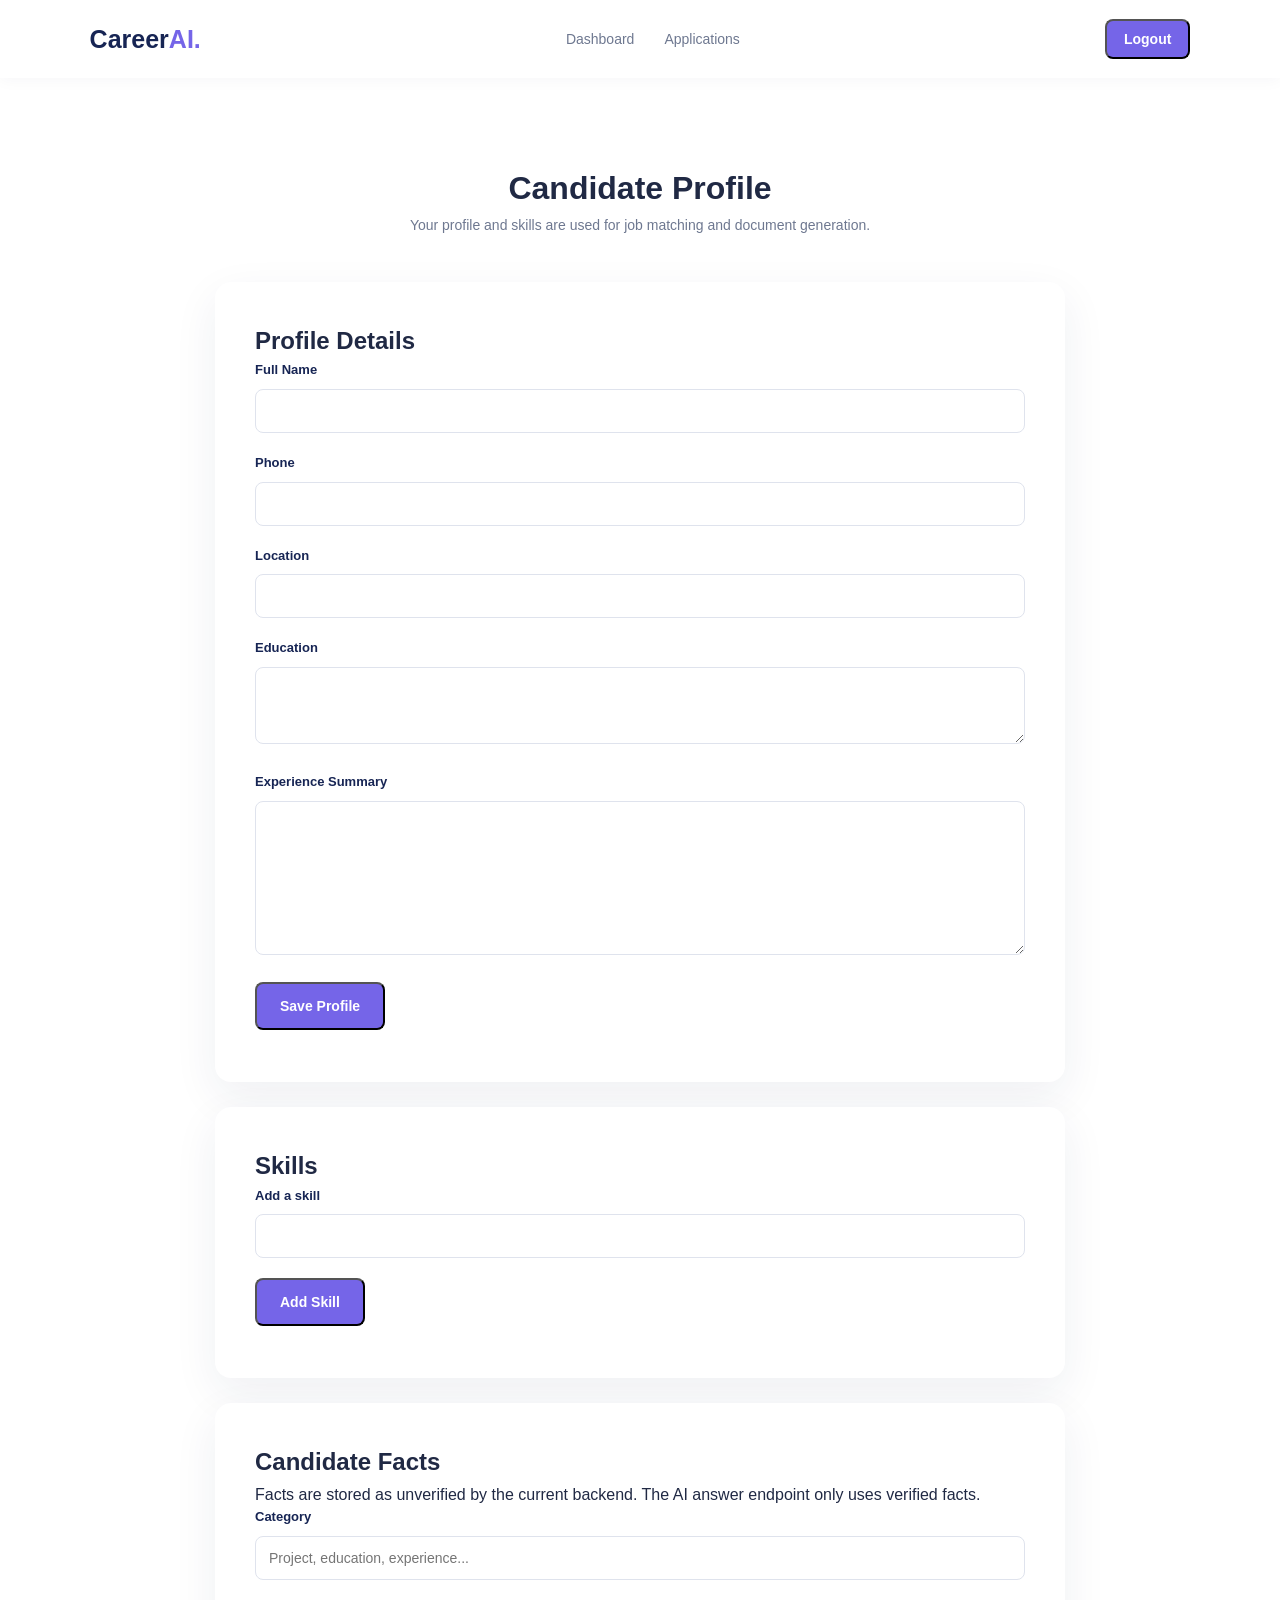
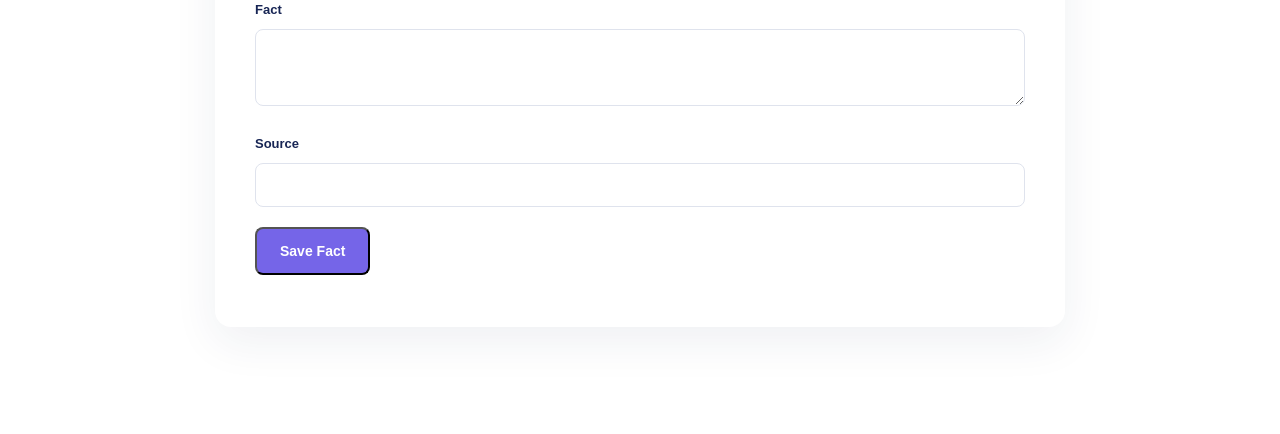
<file: Frontend/profile.html>
<!DOCTYPE html>
<html lang="en"><head><meta charset="UTF-8"><meta name="viewport" content="width=device-width, initial-scale=1.0"><title>My Profile | CareerAI</title><link rel="stylesheet" href="style.css"><script src="api.js" defer></script></head>
<body>
<header class="navbar"><a href="dashboard.html" class="logo">Career<span>AI.</span></a><nav class="nav-links"><a href="dashboard.html">Dashboard</a><a href="applications.html">Applications</a></nav><button class="button button-small" id="logoutButton">Logout</button></header>
<main class="section"><div class="section-heading"><h1>Candidate Profile</h1><p>Your profile and skills are used for job matching and document generation.</p></div>
<section class="auth-card wide-card"><h2>Profile Details</h2><form id="profileForm">
<div class="form-group"><label for="full_name">Full Name</label><input id="full_name" required></div>
<div class="form-group"><label for="phone">Phone</label><input id="phone"></div>
<div class="form-group"><label for="location">Location</label><input id="location"></div>
<div class="form-group"><label for="education">Education</label><textarea id="education"></textarea></div>
<div class="form-group"><label for="experience_summary">Experience Summary</label><textarea id="experience_summary" rows="5"></textarea></div>
<button class="button" type="submit" id="profileSave">Save Profile</button><p id="profileMessage" class="form-message"></p>
</form></section>
<section class="auth-card wide-card"><h2>Skills</h2><form id="skillForm"><div class="form-group"><label for="skillName">Add a skill</label><input id="skillName" required></div><button class="button">Add Skill</button></form><p id="skillMessage" class="form-message"></p><ul id="skillsList"></ul></section>
<section class="auth-card wide-card"><h2>Candidate Facts</h2><p>Facts are stored as unverified by the current backend. The AI answer endpoint only uses verified facts.</p>
<form id="factForm"><div class="form-group"><label for="factCategory">Category</label><input id="factCategory" required placeholder="Project, education, experience..."></div><div class="form-group"><label for="factText">Fact</label><textarea id="factText" required></textarea></div><div class="form-group"><label for="factSource">Source</label><input id="factSource"></div><button class="button">Save Fact</button></form><p id="factMessage" class="form-message"></p><ul id="factsList"></ul>
</section></main>
<script>
requireLogin();
let hasProfile = false;
async function loadProfile() {
    try {
        const p = await apiRequest("/profile");
        hasProfile = true;
        ["full_name","phone","location","education","experience_summary"].forEach(k => document.getElementById(k).value = p[k] || "");
        document.getElementById("profileSave").disabled = true;
        document.getElementById("profileMessage").textContent = "Profile already exists. The current backend has no profile update endpoint.";
    } catch(e) {
        if (e.message.toLowerCase().includes("profile not found")) {
            document.getElementById("profileMessage").textContent = "Create your candidate profile.";
        } else document.getElementById("profileMessage").textContent = e.message;
    }
    try {
        const skills = await apiRequest("/skills");
        document.getElementById("skillsList").innerHTML = skills.map(s=>`<li>${escapeHTML(s.skill_name)}</li>`).join("") || "<li>No skills added.</li>";
        const facts = await apiRequest("/facts");
        document.getElementById("factsList").innerHTML = facts.map(f=>`<li><strong>${escapeHTML(f.category)}</strong>: ${escapeHTML(f.fact_text)} — ${f.is_verified ? "Verified" : "Unverified"}</li>`).join("") || "<li>No facts added.</li>";
    } catch(e) { document.getElementById("factMessage").textContent = e.message; }
}
document.getElementById("profileForm").onsubmit = async e => {
    e.preventDefault(); if(hasProfile) return;
    const payload = {};
    ["full_name","phone","location","education","experience_summary"].forEach(k=>payload[k]=document.getElementById(k).value.trim() || null);
    try { await apiRequest("/profile",{method:"POST",body:jsonBody(payload)}); hasProfile=true; document.getElementById("profileSave").disabled=true; document.getElementById("profileMessage").textContent="Profile saved."; }
    catch(err){ document.getElementById("profileMessage").textContent=err.message; }
};
document.getElementById("skillForm").onsubmit = async e => {
    e.preventDefault();
    try { await apiRequest("/skills",{method:"POST",body:jsonBody({skill_name:document.getElementById("skillName").value.trim()})}); document.getElementById("skillMessage").textContent="Skill added."; document.getElementById("skillName").value=""; loadProfile(); }
    catch(err){document.getElementById("skillMessage").textContent=err.message;}
};
document.getElementById("factForm").onsubmit = async e => {
    e.preventDefault();
    try { await apiRequest("/facts",{method:"POST",body:jsonBody({category:document.getElementById("factCategory").value.trim(),fact_text:document.getElementById("factText").value.trim(),source:document.getElementById("factSource").value.trim()||null})}); document.getElementById("factMessage").textContent="Fact saved as unverified."; e.target.reset(); loadProfile(); }
    catch(err){document.getElementById("factMessage").textContent=err.message;}
};
loadProfile();
</script></body></html>
</file>
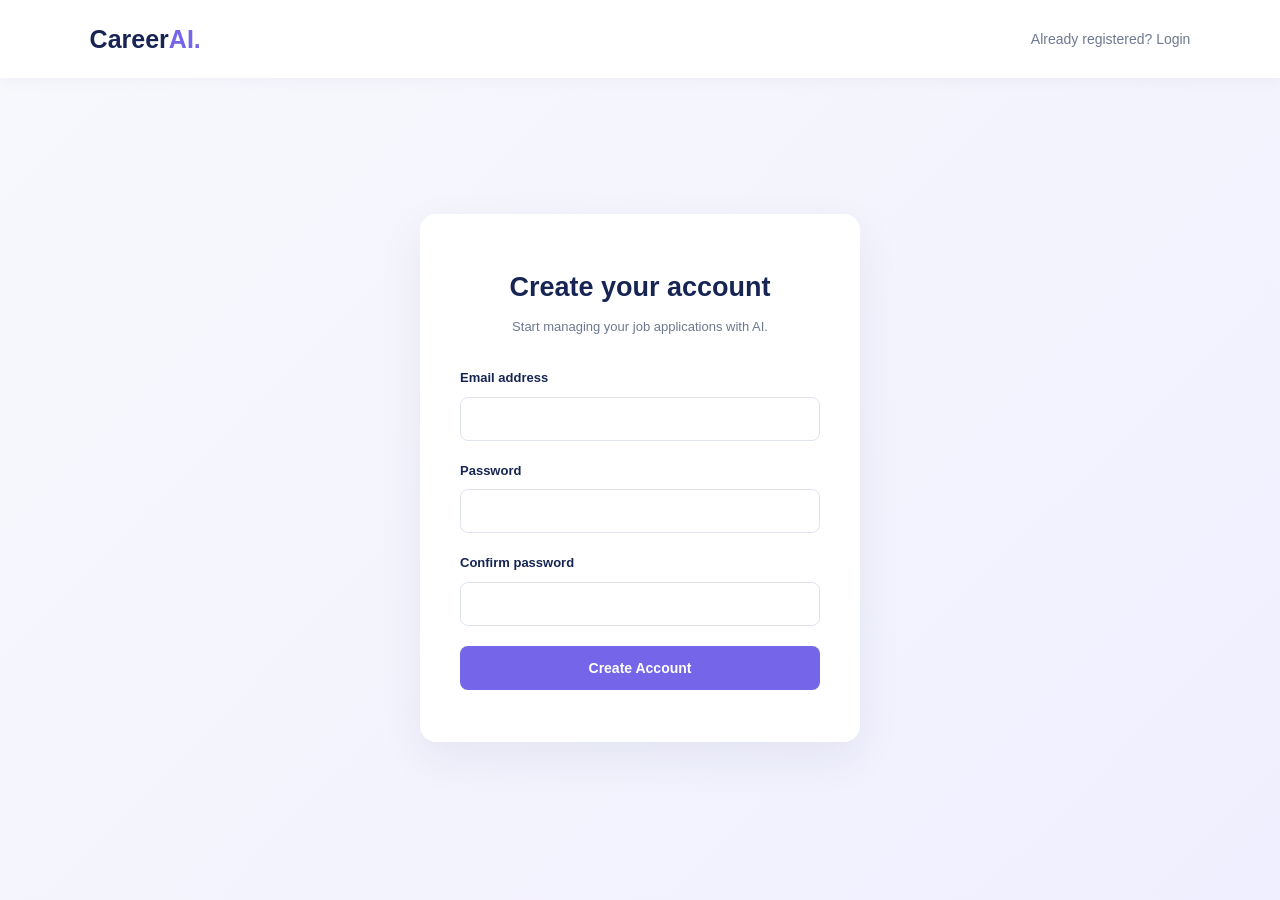
<file: Frontend/register.html>
<!DOCTYPE html>
<html lang="en">
<head>
<meta charset="UTF-8">
<meta name="viewport" content="width=device-width, initial-scale=1.0">
<title>Create Account | CareerAI</title>
<link rel="stylesheet" href="style.css">
<script src="api.js" defer></script>
</head>
<body>
<header class="navbar">
    <a href="index.html" class="logo">Career<span>AI.</span></a>
    <a href="login.html" class="login-link">Already registered? Login</a>
</header>
<main class="auth-page">
<section class="auth-card">
    <div class="auth-heading">
        <h1>Create your account</h1>
        <p>Start managing your job applications with AI.</p>
    </div>
    <form id="registerForm">
        <div class="form-group">
            <label for="registerEmail">Email address</label>
            <input type="email" id="registerEmail" required autocomplete="email">
        </div>
        <div class="form-group">
            <label for="registerPassword">Password</label>
            <input type="password" id="registerPassword" required minlength="8" autocomplete="new-password">
        </div>
        <div class="form-group">
            <label for="confirmPassword">Confirm password</label>
            <input type="password" id="confirmPassword" required minlength="8" autocomplete="new-password">
        </div>
        <button type="submit" class="button auth-submit">Create Account</button>
        <p id="registerMessage" class="form-message"></p>
    </form>
</section>
</main>
<script>
document.getElementById("registerForm").addEventListener("submit", async event => {
    event.preventDefault();
    const password = document.getElementById("registerPassword").value;
    const confirm = document.getElementById("confirmPassword").value;
    const message = document.getElementById("registerMessage");
    if (password !== confirm) {
        message.textContent = "Passwords do not match.";
        return;
    }
    message.textContent = "Creating account...";
    try {
        await apiRequest("/register", {
            method: "POST",
            body: jsonBody({
                email: document.getElementById("registerEmail").value.trim(),
                password
            })
        });
        message.textContent = "Account created. Redirecting to login...";
        setTimeout(() => window.location.href = "login.html", 900);
    } catch (error) {
        message.textContent = error.message;
    }
});
</script>
</body>
</html>
</file>
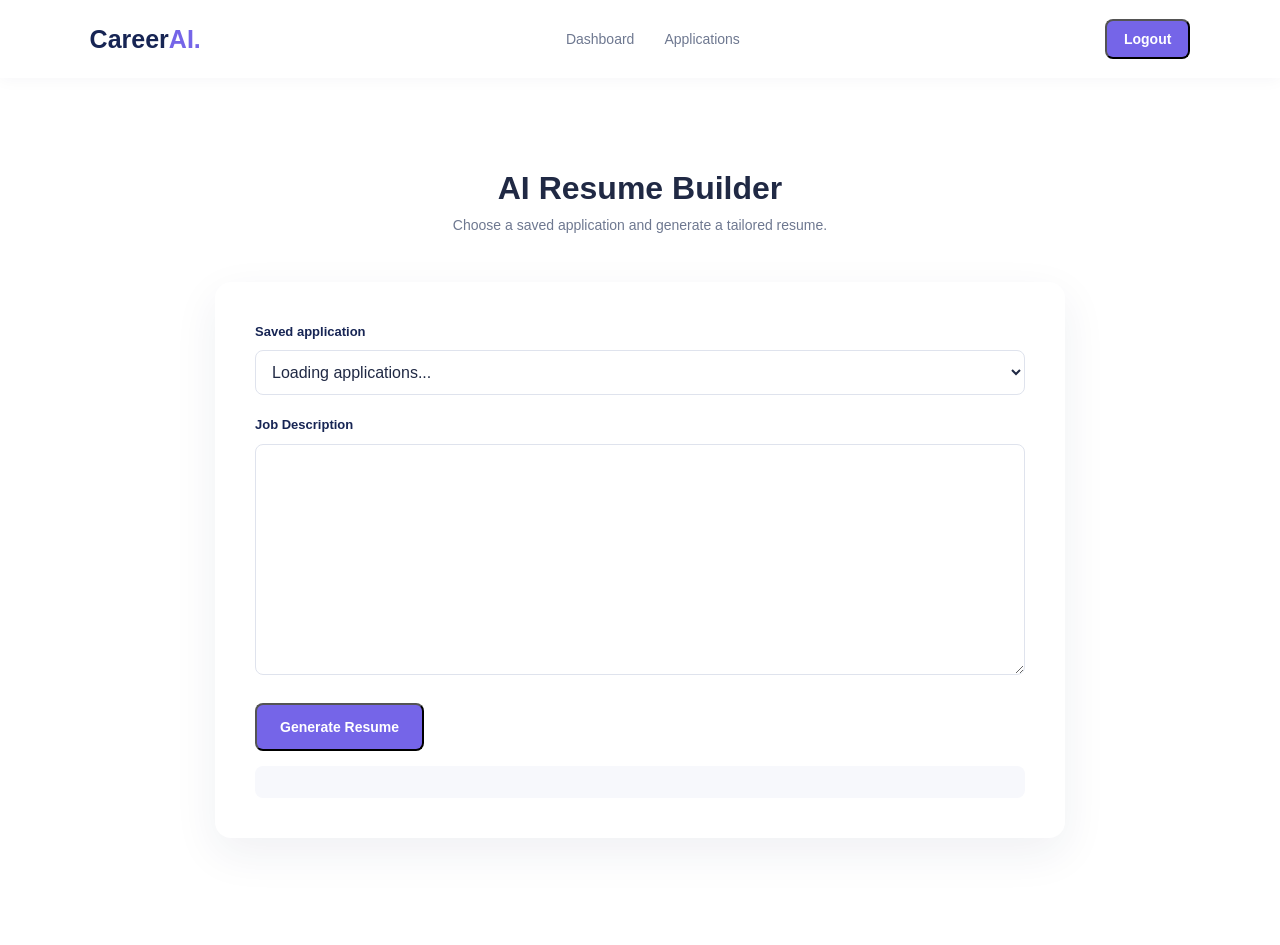
<file: Frontend/resume.html>
<!DOCTYPE html>
<html lang="en"><head><meta charset="UTF-8"><meta name="viewport" content="width=device-width, initial-scale=1.0"><title>Resume Builder | CareerAI</title><link rel="stylesheet" href="style.css"><script src="api.js" defer></script></head>
<body><header class="navbar"><a href="dashboard.html" class="logo">Career<span>AI.</span></a><nav class="nav-links"><a href="dashboard.html">Dashboard</a><a href="applications.html">Applications</a></nav><button class="button button-small" id="logoutButton">Logout</button></header>
<main class="section"><div class="section-heading"><h1>AI Resume Builder</h1><p>Choose a saved application and generate a tailored resume.</p></div>
<section class="auth-card wide-card"><div class="form-group"><label for="applicationSelect">Saved application</label><select id="applicationSelect"><option value="">Loading applications...</option></select></div><div class="form-group"><label for="jobDescription">Job Description</label><textarea id="jobDescription" rows="8"></textarea></div><button class="button" id="generateButton">Generate Resume</button><p id="message" class="form-message"></p><pre id="result"></pre></section></main>
<script>
requireLogin();
(async()=>{try{const apps=await apiRequest("/applications");const sel=document.getElementById("applicationSelect");sel.innerHTML='<option value="">Select an application</option>'+apps.map(a=>`<option value="${a.id}" data-description="${escapeHTML(a.job_description||"")}">${escapeHTML(a.job_title)} — ${escapeHTML(a.company_name)}</option>`).join("");sel.onchange=()=>{const o=sel.selectedOptions[0];document.getElementById("jobDescription").value=o?.dataset.description||"";};}catch(e){document.getElementById("message").textContent=e.message;}})();
document.getElementById("generateButton").onclick=async()=>{const id=Number(document.getElementById("applicationSelect").value),desc=document.getElementById("jobDescription").value.trim();const out=document.getElementById("result"),msg=document.getElementById("message");if(!id||!desc){msg.textContent="Select an application and provide its job description.";return;}out.textContent="Generating...";try{const d=await apiRequest("/ai/generate-resume",{method:"POST",body:jsonBody({application_id:id,job_description:desc})});out.textContent=d.tailored_resume;msg.textContent="Resume generated and saved to this application's artifacts.";}catch(e){out.textContent=e.message;}};
</script></body></html>
</file>
<file: Frontend/style.css>
:root {
    --navy: #172554;
    --teal: #0f9f8f;
    --violet: #7565e8;
    --amber: #f2a541;
    --background: #f7f8fc;
    --white: #ffffff;
    --text: #202944;
    --muted: #6e7890;
}

* {
    margin: 0;
    padding: 0;
    box-sizing: border-box;
}

html {
    scroll-behavior: smooth;
}

body {
    font-family: Arial, sans-serif;
    background: var(--white);
    color: var(--text);
    line-height: 1.6;
}

a {
    text-decoration: none;
}

/* Navigation */

.navbar {
    min-height: 78px;
    padding: 0 7%;
    display: flex;
    align-items: center;
    justify-content: space-between;
    background: white;
    position: sticky;
    top: 0;
    z-index: 100;
    box-shadow: 0 2px 15px #1725540a;
}

.logo {
    font-size: 25px;
    font-weight: 800;
    color: var(--navy);
}

.logo span {
    color: var(--violet);
}

.nav-links,
.nav-actions {
    display: flex;
    align-items: center;
    gap: 30px;
}

.nav-links a,
.login-link {
    color: var(--muted);
    font-size: 14px;
    transition: color 0.2s ease;
}

.nav-links a:hover,
.login-link:hover {
    color: var(--teal);
}

.menu-toggle {
    display: none;
}

/* Buttons */

.button {
    display: inline-block;
    background: var(--violet);
    color: white;
    padding: 14px 23px;
    border-radius: 8px;
    font-weight: 700;
    font-size: 14px;
    transition: transform 0.2s, background 0.2s, box-shadow 0.2s;
}

.button:hover {
    background: #5e4ed0;
    transform: translateY(-3px);
    box-shadow: 0 8px 20px #7565e844;
}

.button-small {
    padding: 10px 17px;
}

.secondary-button {
    color: var(--navy);
    font-weight: 700;
    font-size: 14px;
    padding: 12px;
}

.secondary-button:hover {
    color: var(--teal);
}

/* Hero */

.hero {
    background: linear-gradient(135deg, #f7f8fc 0%, #f0efff 100%);
    padding: 90px 9%;
    display: grid;
    grid-template-columns: 1.1fr 0.9fr;
    align-items: center;
    gap: 65px;
    min-height: 570px;
}

.eyebrow {
    color: var(--teal);
    font-weight: 800;
    font-size: 11px;
    letter-spacing: 1.5px;
}

.hero h1 {
    color: var(--navy);
    font-size: clamp(40px, 5vw, 60px);
    line-height: 1.12;
    margin: 20px 0;
    letter-spacing: -2px;
}

.hero h1 span {
    color: var(--violet);
    display: block;
}

.hero-content > p {
    color: var(--muted);
    max-width: 520px;
    font-size: 16px;
    margin-bottom: 28px;
}

.hero-actions {
    display: flex;
    align-items: center;
    gap: 15px;
    flex-wrap: wrap;
}

.trust-note {
    color: var(--muted);
    font-size: 12px;
    margin-top: 27px;
}

/* Hero preview card */

.hero-visual {
    position: relative;
    padding: 25px;
}

.preview-card {
    background: white;
    padding: 30px;
    border-radius: 18px;
    box-shadow: 0 20px 60px #17255418;
    border: 1px solid #e9eaf4;
}

.preview-header {
    display: flex;
    justify-content: space-between;
    align-items: center;
    gap: 10px;
    margin-bottom: 30px;
}

.preview-label {
    color: var(--muted);
    font-size: 10px;
    letter-spacing: 1px;
}

.preview-header h3 {
    color: var(--navy);
    margin-top: 5px;
    font-size: 21px;
}

.ai-tag {
    background: #f0edff;
    color: var(--violet);
    padding: 7px 10px;
    border-radius: 20px;
    font-size: 11px;
    font-weight: bold;
}

.preview-stat,
.preview-bottom {
    display: flex;
    align-items: center;
    gap: 14px;
    background: var(--background);
    padding: 17px;
    border-radius: 10px;
    margin-bottom: 25px;
}

.stat-icon,
.mini-icon {
    width: 40px;
    height: 40px;
    display: grid;
    place-items: center;
    border-radius: 10px;
    font-size: 21px;
}

.stat-icon {
    background: #e9e5ff;
    color: var(--violet);
}

.mini-icon.teal {
    background: #dcf7f0;
    color: var(--teal);
}

.preview-stat strong,
.preview-bottom strong {
    font-size: 13px;
    color: var(--navy);
}

.preview-stat p,
.preview-bottom p {
    color: var(--muted);
    font-size: 11px;
    margin-top: 3px;
}

.progress-heading {
    display: flex;
    justify-content: space-between;
    color: var(--muted);
    font-size: 11px;
    margin-bottom: 10px;
}

.progress-heading span:last-child {
    color: var(--teal);
}

.progress-track {
    height: 8px;
    background: #e8eaf2;
    border-radius: 20px;
    margin-bottom: 25px;
    overflow: hidden;
}

.progress-fill {
    width: 78%;
    height: 100%;
    background: linear-gradient(90deg, var(--teal), #54c8ad);
    border-radius: 20px;
}

.preview-bottom {
    margin-bottom: 0;
}

.floating-note {
    position: absolute;
    bottom: -2px;
    right: 0;
    background: white;
    padding: 13px 17px;
    border-radius: 10px;
    color: var(--navy);
    font-size: 12px;
    font-weight: bold;
    box-shadow: 0 8px 30px #17255420;
}

.floating-note span {
    color: var(--violet);
}

/* Benefit strip */

.benefits {
    padding: 26px 8%;
    display: grid;
    grid-template-columns: repeat(4, 1fr);
    gap: 20px;
    border-bottom: 1px solid #edf0f5;
}

.benefits div {
    display: flex;
    align-items: center;
    justify-content: center;
    gap: 12px;
    color: var(--muted);
    font-size: 12px;
}

.benefits strong {
    color: var(--teal);
    font-size: 17px;
}

/* Sections */

.section {
    padding: 85px 9%;
}

.section-heading {
    text-align: center;
    max-width: 650px;
    margin: 0 auto 45px;
}

.section-heading h2,
.final-cta h2 {
    color: var(--navy);
    font-size: 35px;
    line-height: 1.2;
    margin: 13px 0;
}

.section-heading p {
    color: var(--muted);
    font-size: 14px;
}

/* Feature cards */

.feature-grid {
    display: grid;
    grid-template-columns: repeat(3, 1fr);
    gap: 22px;
}

.feature-card {
    padding: 27px;
    background: white;
    border: 1px solid #eaedf4;
    border-radius: 13px;
    transition: transform 0.25s, box-shadow 0.25s, border-color 0.25s;
}

.feature-card:hover {
    transform: translateY(-6px);
    box-shadow: 0 14px 35px #17255412;
    border-color: #c9c2ff;
}

.feature-icon {
    width: 43px;
    height: 43px;
    display: grid;
    place-items: center;
    border-radius: 11px;
    font-size: 23px;
    margin-bottom: 20px;
}

.violet {
    background: #eeeaff;
    color: var(--violet);
}

.teal {
    background: #e1f7f2;
    color: var(--teal);
}

.amber {
    background: #fff3df;
    color: #c18120;
}

.blue {
    background: #e7f0ff;
    color: #3976c9;
}

.feature-card h3 {
    color: var(--navy);
    font-size: 17px;
    margin-bottom: 10px;
}

.feature-card p {
    color: var(--muted);
    font-size: 13px;
}

/* How it works */

.how-section {
    background: var(--background);
}

.steps {
    display: grid;
    grid-template-columns: repeat(3, 1fr);
    gap: 25px;
}

.step {
    padding: 25px;
    background: white;
    border-radius: 12px;
    border: 1px solid #eaedf4;
}

.step > span {
    color: var(--teal);
    font-weight: 800;
    font-size: 25px;
}

.step h3 {
    color: var(--navy);
    margin: 15px 0 8px;
}

.step p {
    color: var(--muted);
    font-size: 13px;
}

/* Final call to action */

.final-cta {
    margin: 80px 9%;
    padding: 65px 25px;
    text-align: center;
    border-radius: 18px;
    background: linear-gradient(120deg, #172554, #343d79);
}

.final-cta .eyebrow {
    color: #6ed4c0;
}

.final-cta h2 {
    color: white;
    max-width: 650px;
    margin: 17px auto;
}

.final-cta p {
    color: #d3d9ed;
    margin-bottom: 25px;
    font-size: 14px;
}

/* Footer */

footer {
    border-top: 1px solid #edf0f5;
    padding: 30px 9%;
    display: flex;
    justify-content: space-between;
    align-items: center;
    gap: 15px;
    flex-wrap: wrap;
}

footer p,
footer > span {
    color: var(--muted);
    font-size: 12px;
}

/* Responsive layout */

@media (max-width: 900px) {
    .hero {
        grid-template-columns: 1fr;
        padding: 65px 7%;
    }

    .hero-visual {
        max-width: 550px;
        width: 100%;
        margin: auto;
    }

    .feature-grid {
        grid-template-columns: repeat(2, 1fr);
    }

    .benefits {
        grid-template-columns: repeat(2, 1fr);
    }
}

@media (max-width: 650px) {
    .navbar {
        padding: 15px 5%;
        flex-wrap: wrap;
    }

    .menu-toggle {
        display: block;
        background: var(--background);
        color: var(--navy);
        font-size: 20px;
    }

    .nav-links {
        display: none;
        width: 100%;
        flex-direction: column;
        align-items: flex-start;
        padding: 15px 0;
        gap: 15px;
    }

    .nav-links.open {
        display: flex;
    }

    .nav-actions {
        gap: 12px;
    }

    .login-link {
        font-size: 12px;
    }

    .button-small {
        padding: 9px 12px;
        font-size: 12px;
    }

    .hero {
        padding: 55px 6%;
        gap: 35px;
    }

    .hero h1 {
        font-size: 42px;
    }

    .section {
        padding: 65px 6%;
    }

    .section-heading h2,
    .final-cta h2 {
        font-size: 28px;
    }

    .feature-grid,
    .steps,
    .benefits {
        grid-template-columns: 1fr;
    }

    .benefits div {
        justify-content: flex-start;
    }

    .final-cta {
        margin: 50px 5%;
        padding: 45px 20px;
    }

    footer {
        flex-direction: column;
        align-items: flex-start;
    }
}


/* Authentication pages */

.auth-page {
    min-height: calc(100vh - 78px);
    display: flex;
    justify-content: center;
    align-items: center;
    padding: 40px 20px;
    background: linear-gradient(135deg, #f7f8fc, #f0efff);
}

.auth-card {
    background: white;
    width: 100%;
    max-width: 440px;
    padding: 40px;
    border-radius: 16px;
    box-shadow: 0 15px 45px #17255412;
}

.auth-heading {
    text-align: center;
    margin-bottom: 30px;
}

.auth-heading h1 {
    color: var(--navy);
    font-size: 27px;
    margin: 12px 0 8px;
}

.auth-heading p {
    color: var(--muted);
    font-size: 13px;
}

.form-group {
    margin-bottom: 20px;
}

.form-group label {
    display: block;
    color: var(--navy);
    font-size: 13px;
    font-weight: bold;
    margin-bottom: 8px;
}

.form-group input {
    width: 100%;
    padding: 13px;
    border: 1px solid #dfe3ed;
    border-radius: 8px;
    font-size: 14px;
    outline: none;
}

.form-group input:focus {
    border-color: var(--violet);
    box-shadow: 0 0 0 3px #7565e81c;
}

.auth-submit {
    width: 100%;
    cursor: pointer;
    border: none;
}

.auth-switch {
    text-align: center;
    color: var(--muted);
    font-size: 13px;
    margin-top: 25px;
}

.auth-switch a {
    color: var(--violet);
    font-weight: bold;
}

.form-message {
    text-align: center;
    font-size: 13px;
    margin-top: 12px;
}


/* CareerAI integration additions */
.dashboard-container, .section-inner { width: min(1100px, 90%); margin: 40px auto; }
.wide-card { max-width: 850px; margin: 25px auto; }
.auth-card textarea, .feature-card textarea, .form-group textarea,
.auth-card select, .feature-card select, .form-group select,
.form-group input[type="file"] {
    width: 100%; padding: 12px; border: 1px solid #dfe3ed; border-radius: 8px;
    font: inherit; background: #fff; color: var(--text);
}
.auth-card textarea:focus, .form-group textarea:focus, .form-group select:focus {
    outline: none; border-color: var(--violet); box-shadow: 0 0 0 3px #7565e81c;
}
.auth-card, .feature-card { margin-bottom: 22px; }
.app-card { margin: 18px 0; }
.app-card h3 { margin-bottom: 8px; }
.history-box { margin-top: 14px; color: var(--muted); font-size: 13px; }
.history-box li { margin: 6px 0 6px 20px; }
pre { white-space: pre-wrap; overflow-wrap: anywhere; margin-top: 15px; padding: 16px; background: #f7f8fc; border-radius: 8px; color: var(--text); }
button:disabled { opacity: .5; cursor: not-allowed; }
input[type="checkbox"] { width: auto; margin-right: 8px; }
</file>
